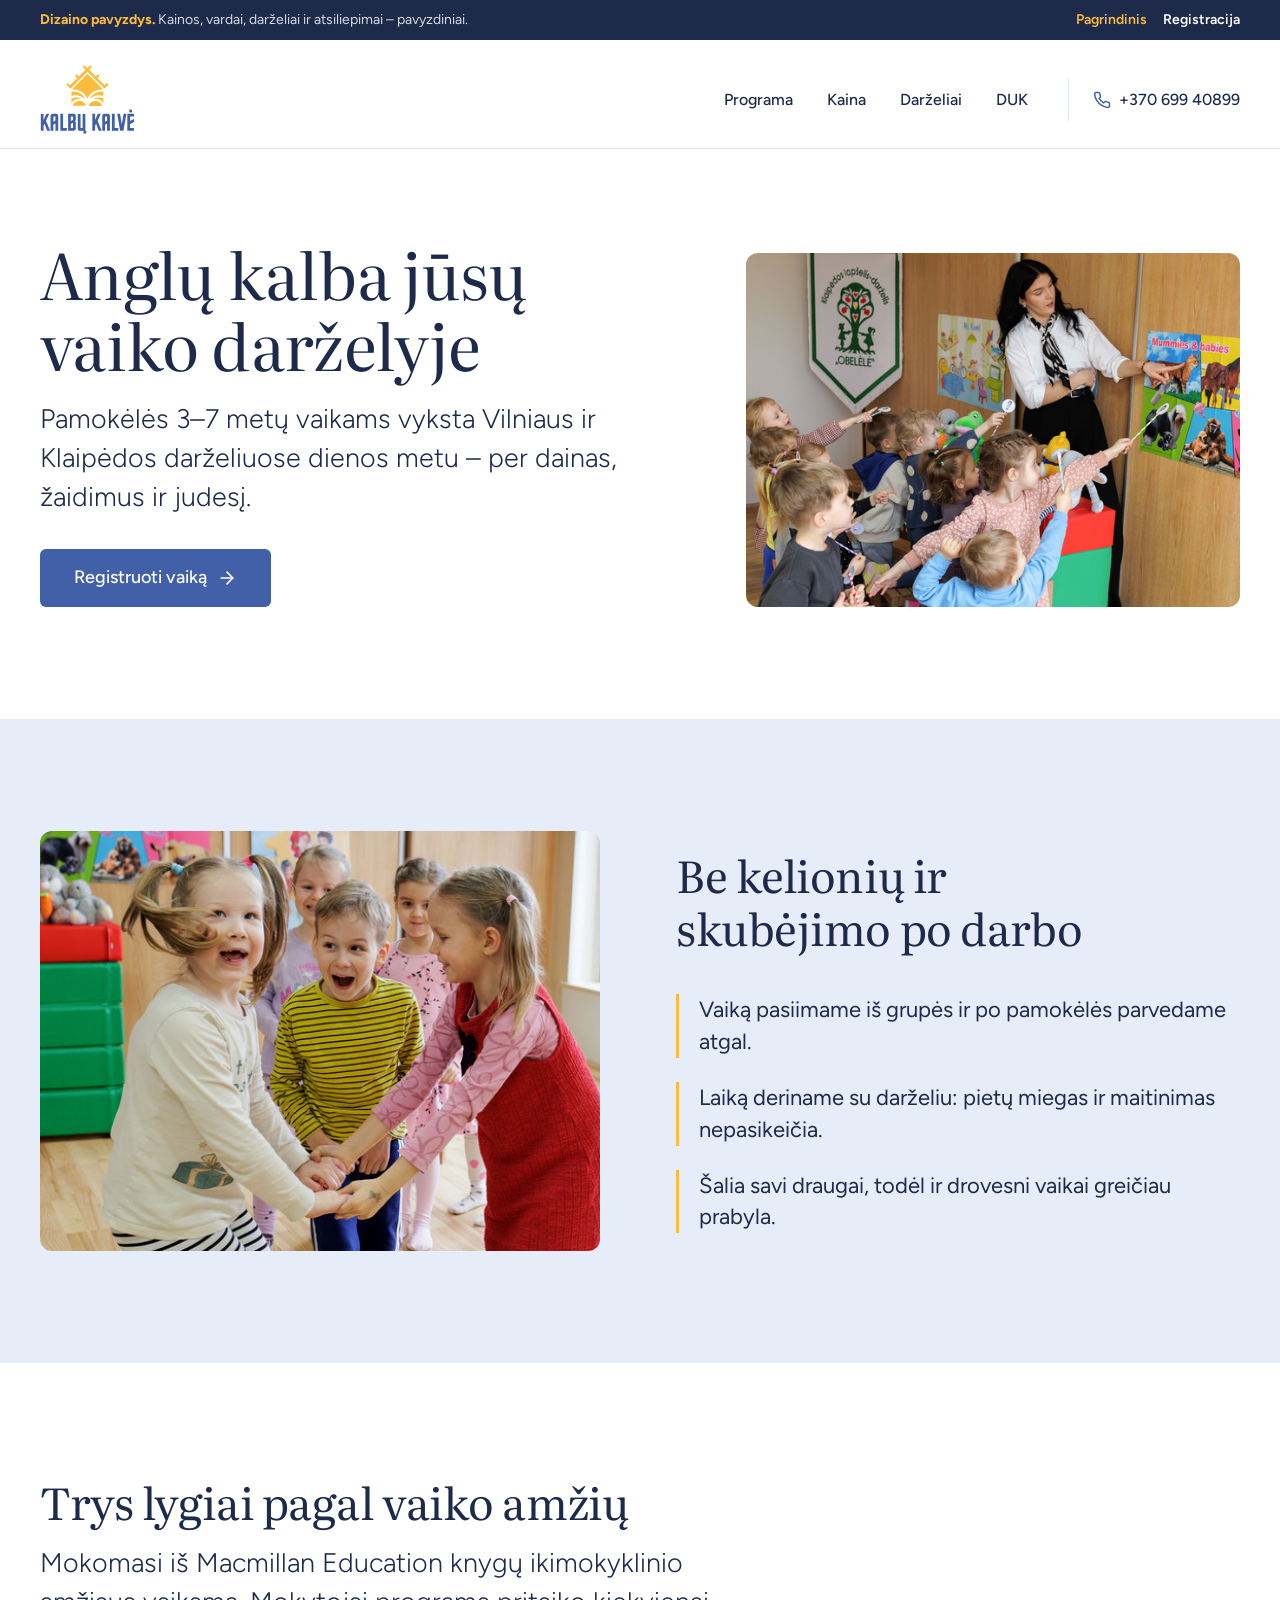
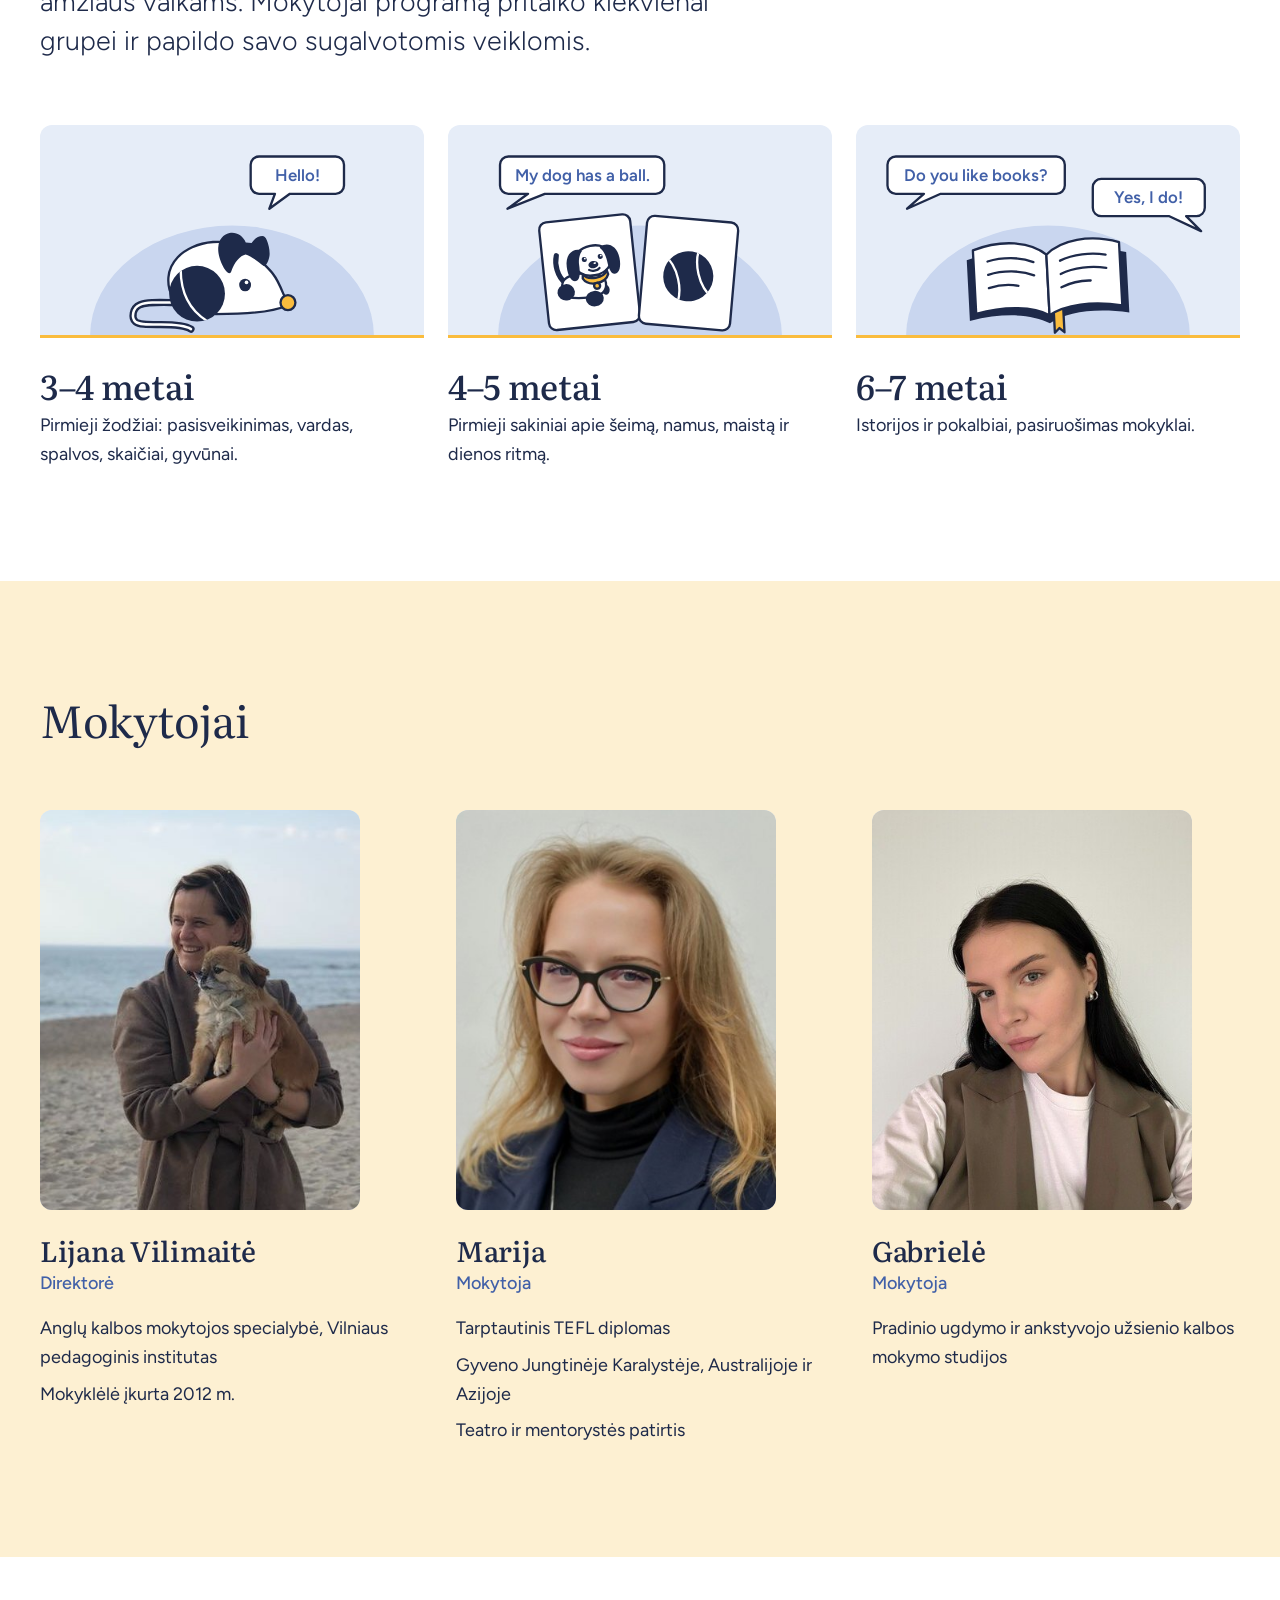
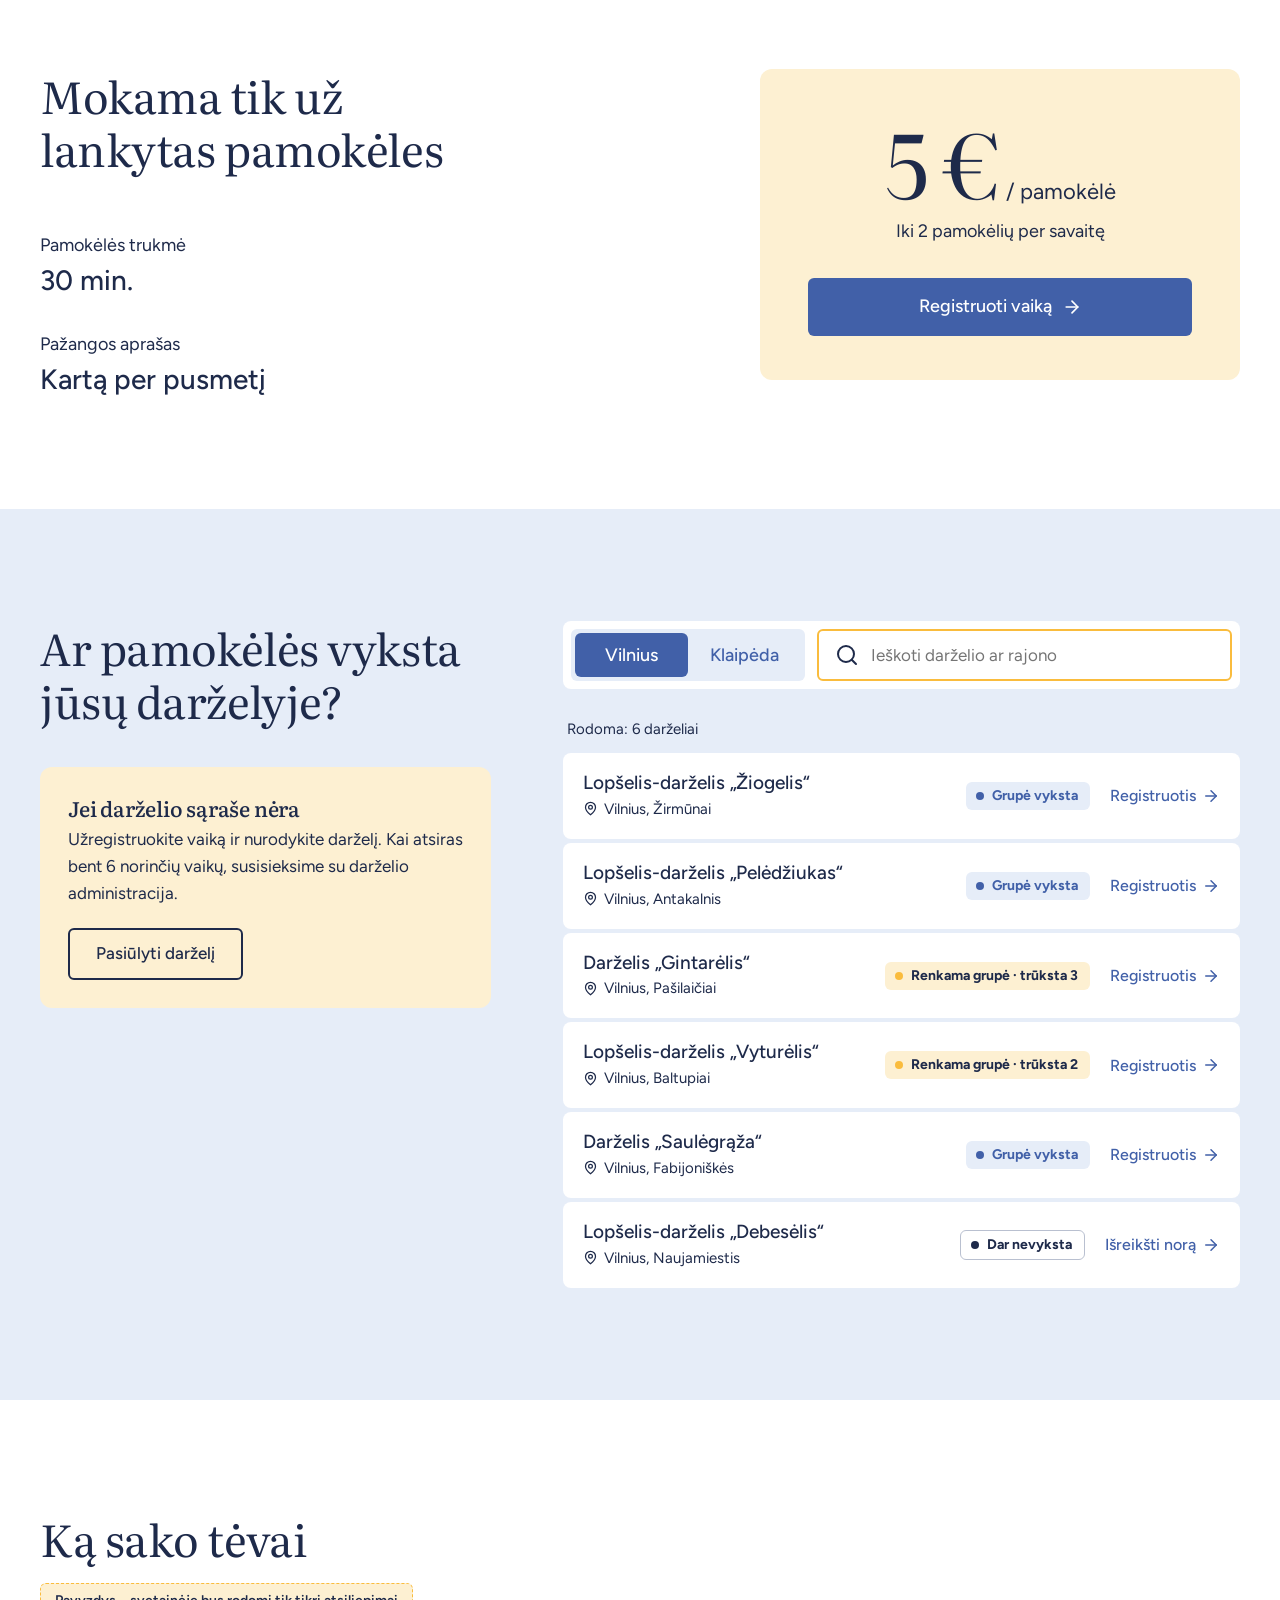
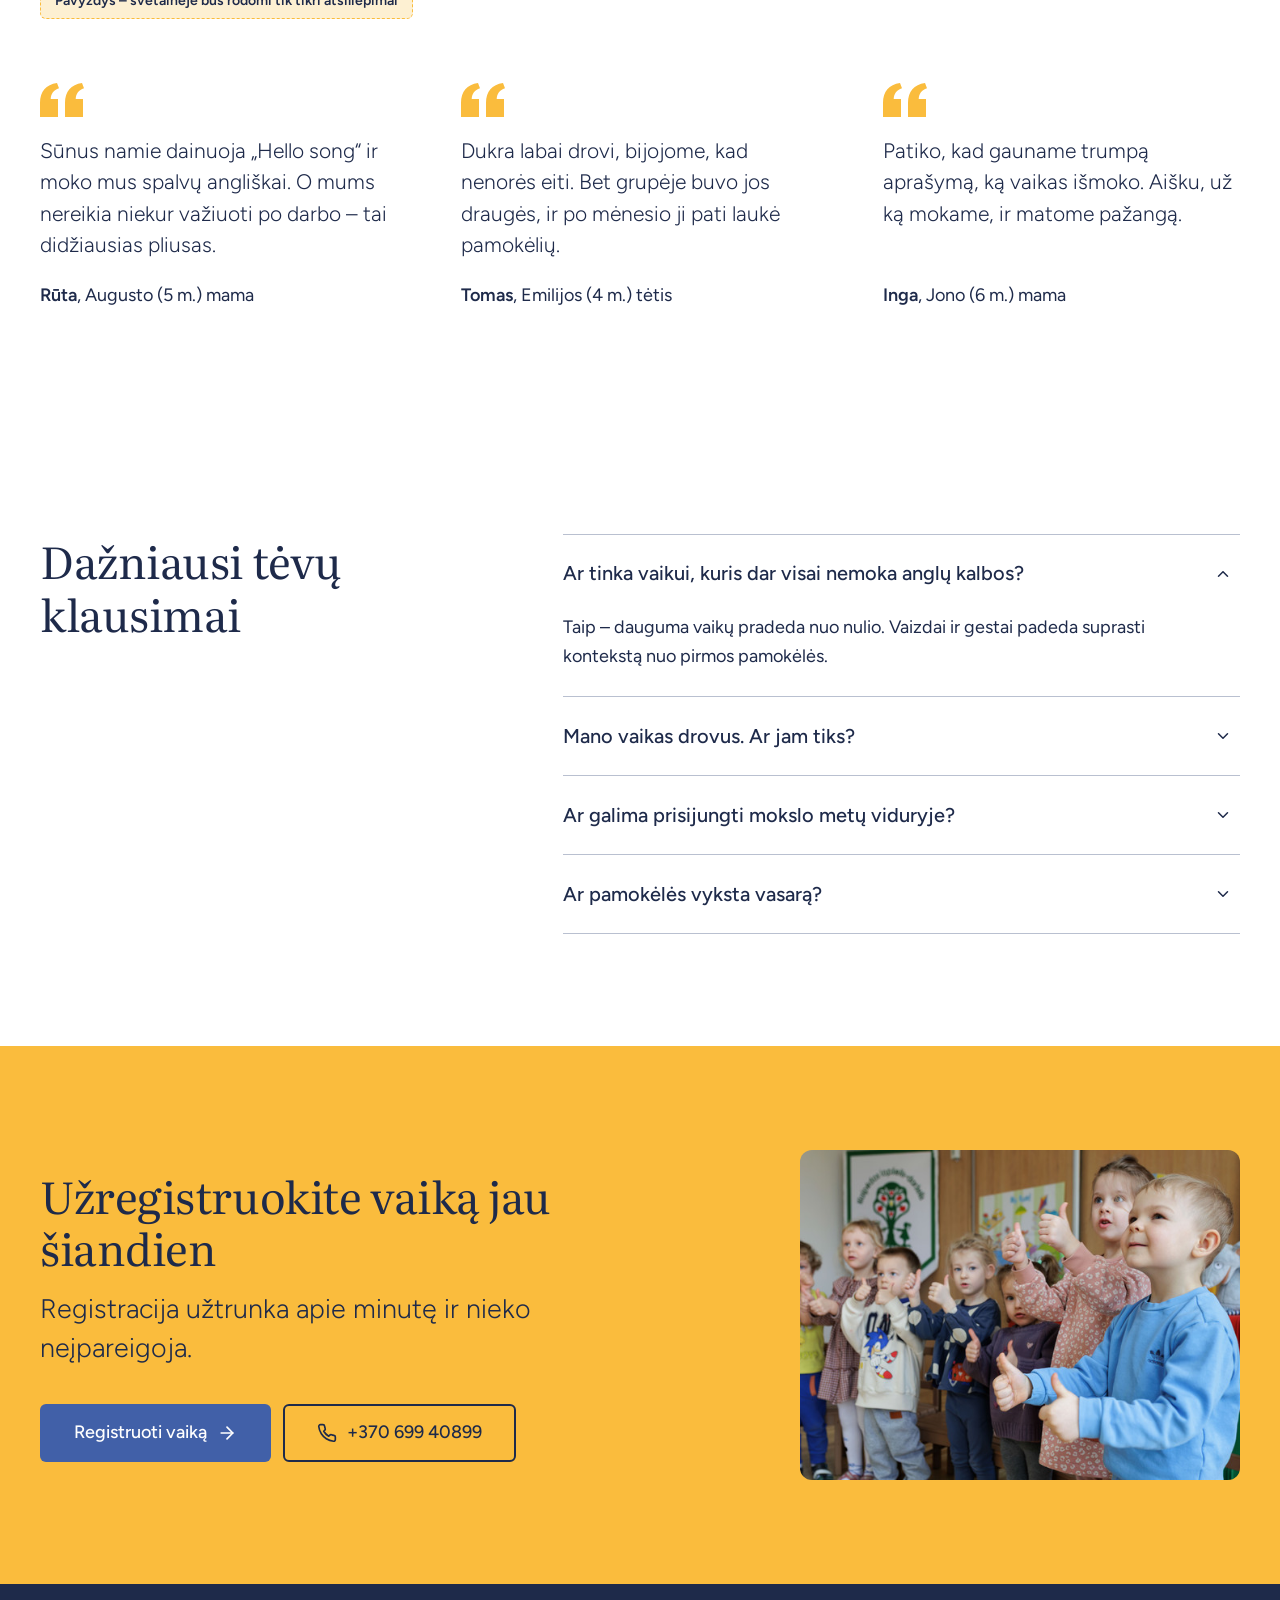
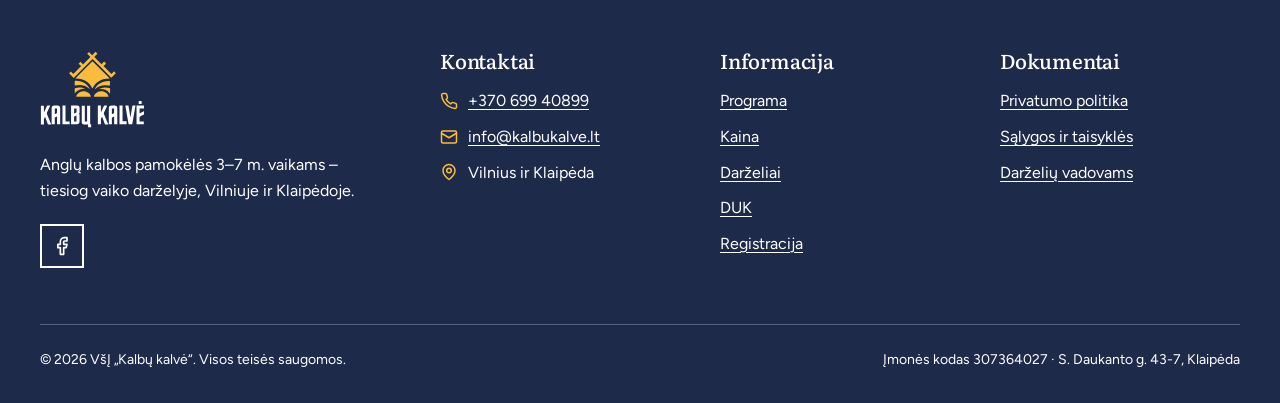
<file: index.html>
<!doctype html>
<html lang="lt">
    <head>
        <meta charset="UTF-8" />
        <meta name="viewport" content="width=device-width, initial-scale=1" />
        <title>Kalbų kalvė – anglų kalbos pamokėlės jūsų vaiko darželyje</title>
        <meta
            name="description"
            content="Žaismingos anglų kalbos pamokėlės 3–7 m. vaikams Vilniaus ir Klaipėdos darželiuose. Iki 2 pamokėlių per savaitę, dienos metu, savo darželyje."
        />
        <meta name="theme-color" content="#FFFFFF" />
        <script>
            document.documentElement.classList.add('js');
        </script>
        <!-- Showcase only: production self-hosts the fonts (GDPR) -->
        <link rel="preconnect" href="https://fonts.googleapis.com" />
        <link rel="preconnect" href="https://fonts.gstatic.com" crossorigin />
        <link
            href="https://fonts.googleapis.com/css2?family=Figtree:wght@300;400;500;600&family=Literata:opsz,wght@7..72,400..600&display=swap"
            rel="stylesheet"
        />
        <link rel="icon" type="image/svg+xml" href="img/favicon.svg" />
        <link rel="stylesheet" href="css/styles.css" />
    </head>
    <body>
        <!--ICONS:start--><svg xmlns="http://www.w3.org/2000/svg" style="display:none" aria-hidden="true"><symbol id="i-phone" viewBox="0 0 24 24"><path d="M22 16.92v3a2 2 0 0 1-2.18 2 19.79 19.79 0 0 1-8.63-3.07 19.5 19.5 0 0 1-6-6 19.79 19.79 0 0 1-3.07-8.67A2 2 0 0 1 4.11 2h3a2 2 0 0 1 2 1.72c.13.96.36 1.9.7 2.81a2 2 0 0 1-.45 2.11L8.09 9.91a16 16 0 0 0 6 6l1.27-1.27a2 2 0 0 1 2.11-.45c.91.34 1.85.57 2.81.7A2 2 0 0 1 22 16.92z"/></symbol><symbol id="i-mail" viewBox="0 0 24 24"><rect x="2" y="4" width="20" height="16" rx="2"/><path d="m22 7-10 6L2 7"/></symbol><symbol id="i-map-pin" viewBox="0 0 24 24"><path d="M20 10c0 6-8 12-8 12s-8-6-8-12a8 8 0 0 1 16 0Z"/><circle cx="12" cy="10" r="3"/></symbol><symbol id="i-arrow-right" viewBox="0 0 24 24"><path d="M5 12h14"/><path d="m12 5 7 7-7 7"/></symbol><symbol id="i-arrow-left" viewBox="0 0 24 24"><path d="M19 12H5"/><path d="m12 19-7-7 7-7"/></symbol><symbol id="i-check" viewBox="0 0 24 24"><path d="M20 6 9 17l-5-5"/></symbol><symbol id="i-search" viewBox="0 0 24 24"><circle cx="11" cy="11" r="8"/><path d="m21 21-4.3-4.3"/></symbol><symbol id="i-plus" viewBox="0 0 24 24"><path d="M12 5v14M5 12h14"/></symbol><symbol id="i-chevron-down" viewBox="0 0 24 24"><path d="m6 9 6 6 6-6"/></symbol><symbol id="i-menu" viewBox="0 0 24 24"><path d="M4 7h16M4 12h16M4 17h16"/></symbol><symbol id="i-x" viewBox="0 0 24 24"><path d="M18 6 6 18M6 6l12 12"/></symbol><symbol id="i-clock" viewBox="0 0 24 24"><circle cx="12" cy="12" r="10"/><path d="M12 6v6l4 2"/></symbol><symbol id="i-calendar" viewBox="0 0 24 24"><rect x="3" y="4" width="18" height="18" rx="2"/><path d="M16 2v4M8 2v4M3 10h18"/></symbol><symbol id="i-users" viewBox="0 0 24 24"><path d="M16 21v-2a4 4 0 0 0-4-4H6a4 4 0 0 0-4 4v2"/><circle cx="9" cy="7" r="4"/><path d="M22 21v-2a4 4 0 0 0-3-3.87M16 3.13a4 4 0 0 1 0 7.75"/></symbol><symbol id="i-home" viewBox="0 0 24 24"><path d="m3 10 9-7 9 7v10a2 2 0 0 1-2 2H5a2 2 0 0 1-2-2z"/><path d="M9 22V12h6v10"/></symbol><symbol id="i-car" viewBox="0 0 24 24"><path d="M19 17h2c.6 0 1-.4 1-1v-3c0-.9-.7-1.7-1.5-1.9C18.7 10.6 16 10 16 10s-1.3-1.4-2.2-2.3c-.5-.4-1.1-.7-1.8-.7H5c-.6 0-1.1.4-1.4.9l-1.4 2.9A3.7 3.7 0 0 0 2 12v4c0 .6.4 1 1 1h2"/><circle cx="7" cy="17" r="2"/><path d="M9 17h6"/><circle cx="17" cy="17" r="2"/></symbol><symbol id="i-music" viewBox="0 0 24 24"><path d="M9 18V5l12-2v13"/><circle cx="6" cy="18" r="3"/><circle cx="18" cy="16" r="3"/></symbol><symbol id="i-smile" viewBox="0 0 24 24"><circle cx="12" cy="12" r="10"/><path d="M8 14s1.5 2 4 2 4-2 4-2M9 9h.01M15 9h.01"/></symbol><symbol id="i-zap" viewBox="0 0 24 24"><path d="M13 2 3 14h9l-1 8 10-12h-9l1-8z"/></symbol><symbol id="i-book" viewBox="0 0 24 24"><path d="M2 4h6a4 4 0 0 1 4 4v13a3 3 0 0 0-3-3H2z"/><path d="M22 4h-6a4 4 0 0 0-4 4v13a3 3 0 0 1 3-3h7z"/></symbol><symbol id="i-heart" viewBox="0 0 24 24"><path d="M19 14c1.49-1.46 3-3.21 3-5.5A5.5 5.5 0 0 0 16.5 3c-1.76 0-3 .5-4.5 2-1.5-1.5-2.74-2-4.5-2A5.5 5.5 0 0 0 2 8.5c0 2.3 1.5 4.05 3 5.5l7 7Z"/></symbol><symbol id="i-star" viewBox="0 0 24 24"><path d="M12 2l3.09 6.26L22 9.27l-5 4.87 1.18 6.88L12 17.77l-6.18 3.25L7 14.14 2 9.27l6.91-1.01L12 2z"/></symbol><symbol id="i-shield" viewBox="0 0 24 24"><path d="M12 22s8-4 8-10V5l-8-3-8 3v7c0 6 8 10 8 10z"/><path d="m9 12 2 2 4-4"/></symbol><symbol id="i-gift" viewBox="0 0 24 24"><rect x="3" y="8" width="18" height="4" rx="1"/><path d="M12 8v13M19 12v7a2 2 0 0 1-2 2H7a2 2 0 0 1-2-2v-7"/><path d="M7.5 8a2.5 2.5 0 0 1 0-5C10 3 12 8 12 8s2-5 4.5-5a2.5 2.5 0 0 1 0 5"/></symbol><symbol id="i-thermometer" viewBox="0 0 24 24"><path d="M14 4v10.54a4 4 0 1 1-4 0V4a2 2 0 0 1 4 0Z"/></symbol><symbol id="i-file" viewBox="0 0 24 24"><path d="M14 2H6a2 2 0 0 0-2 2v16a2 2 0 0 0 2 2h12a2 2 0 0 0 2-2V8z"/><path d="M14 2v6h6M9 13h6M9 17h4"/></symbol><symbol id="i-info" viewBox="0 0 24 24"><circle cx="12" cy="12" r="10"/><path d="M12 16v-4M12 8h.01"/></symbol><symbol id="i-alert" viewBox="0 0 24 24"><circle cx="12" cy="12" r="10"/><path d="M12 8v4M12 16h.01"/></symbol><symbol id="i-lock" viewBox="0 0 24 24"><rect x="3" y="11" width="18" height="11" rx="2"/><path d="M7 11V7a5 5 0 0 1 10 0v4"/></symbol><symbol id="i-trash" viewBox="0 0 24 24"><path d="M3 6h18M19 6v14a2 2 0 0 1-2 2H7a2 2 0 0 1-2-2V6M8 6V4a2 2 0 0 1 2-2h4a2 2 0 0 1 2 2v2"/></symbol><symbol id="i-facebook" viewBox="0 0 24 24"><path d="M18 2h-3a5 5 0 0 0-5 5v3H7v4h3v8h4v-8h3l1-4h-4V7a1 1 0 0 1 1-1h3z"/></symbol><symbol id="i-instagram" viewBox="0 0 24 24"><rect x="2" y="2" width="20" height="20" rx="5"/><circle cx="12" cy="12" r="4"/><path d="M17.5 6.5h.01"/></symbol><symbol id="deco-roof" viewBox="0 0 600 370"><g fill="none" stroke="currentColor" stroke-width="16" stroke-linecap="square"><path d="M34 349 L20 335 L330 25 L344 39"/><path d="M566 349 L580 335 L270 25 L256 39"/><path d="M160 195 L146 181 M440 195 L454 181"/></g></symbol><symbol id="deco-house" viewBox="0 0 64 60"><path fill="#FABC3D" d="M32 2 62 30v24a6 6 0 0 1-6 6H8a6 6 0 0 1-6-6V30Z"/></symbol><symbol id="deco-dome" viewBox="0 0 200 100"><path fill="#FABC3D" d="M0 100a100 100 0 0 1 200 0Z"/></symbol><symbol id="deco-arcs" viewBox="0 0 200 200"><g fill="none" stroke="#FABC3D" stroke-width="14"><path d="M14 200a86 86 0 0 1 172 0"/><path d="M46 200a54 54 0 0 1 108 0"/></g><path fill="#FABC3D" d="M76 200a24 24 0 0 1 48 0Z"/></symbol><symbol id="deco-quote" viewBox="0 0 44 34"><path fill="currentColor" d="M0 34V20C0 8.5 6 1.6 17 0l2 5.2c-5.4 1.7-8 5.3-8.3 10.8H18V34Zm25 0V20c0-11.5 6-18.4 17-20l2 5.2c-5.4 1.7-8 5.3-8.3 10.8H43V34Z"/></symbol></svg><!--ICONS:end-->

        <!-- Review bar: only in the approval showcase -->
        <div class="review-bar">
            <div class="container review-bar__inner">
                <p><strong>Dizaino pavyzdys.</strong> Kainos, vardai, darželiai ir atsiliepimai – pavyzdiniai.</p>
                <nav aria-label="Peržiūros puslapiai">
                    <a href="index.html" aria-current="page">Pagrindinis</a>
                    <a href="registracija.html">Registracija</a>
                </nav>
            </div>
        </div>

        <!-- ============================== HEADER ============================== -->
        <header class="site-header">
            <div class="container">
                <div class="site-header__inner">
                    <a class="brand" href="index.html" aria-label="Kalbų kalvė – pradžia"><!--LOGO:start--><svg class="logo" viewBox="393 466 176 140" aria-hidden="true" focusable="false"><path class="lg-b" fill-rule="evenodd" d="M473.1,603v-4.7c-1.3,0-2.7,0-4,0-1,0-2,0-3,0-1.7-.1-3-1.2-3.3-2.9,0-.5-.2-.9-.2-1.4,0-8.7,0-17.4,0-26.1,0-.2,0-.4,0-.7h5.1v26.1h3.8v-26.2h5.1v30.9c.6,0,1,0,1.6.1v5h-5.3Z"/><path class="lg-b" fill-rule="evenodd" d="M566.2,598.2h-12.3v-31.2c4.1,0,8.3,0,12.4,0,0,1.6,0,3.1,0,4.9h-7.3v8.1c2.1-1,4-2,6-3,.4-.2.9-.3,1.3-.4v5.3c-2.2,1.1-4.4,2.2-6.6,3.4-.3.2-.8.5-.8.8,0,2.4,0,4.7,0,7.2h7.1c0,1.7.1,3.3.2,5Z"/><path class="lg-y" d="M509,521.7c-12.7.1-22.8,4.8-28.7,17-2.5-5.7-6.4-10-11.7-13-5.3-2.9-11-4.2-16.7-4,9.5-9.5,19.1-19.1,28.6-28.6,9.4,9.4,19,19,28.5,28.5Z"/><path class="lg-y" d="M483.5,485.9c4.1,4.1,8.1,8.1,12.2,12.2,1.3-1.3,2.8-2.9,4.3-4.4,1.1,1.2,2,2.3,3,3.4-1.4,1.3-2.9,2.7-4.2,4,4.5,4.5,8.9,8.9,13.3,13.3,1.3-1.4,2.7-2.9,4.2-4.5,1.1,1.2,2.1,2.3,3,3.2-2.4,2.4-4.9,4.9-7.5,7.4-10.3-10.3-20.8-20.7-31.2-31.1-10.6,10.6-21,21-31.5,31.4-2.7-2.7-5.2-5.2-7.7-7.8.9-.8,1.9-1.8,3.1-2.9,1.3,1.3,2.7,2.9,4,4.2,4.4-4.4,8.8-8.8,13.2-13.2-1.4-1.3-2.9-2.7-4.4-4,1.2-1.1,2.2-2.1,3.3-3.2,1.3,1.4,2.7,2.9,4,4.4,4.3-4.3,8.3-8.3,12.4-12.4-1.8-1.7-3.6-3.5-5.5-5.2,1.2-1.2,2.2-2.1,3.2-3.2,1.7,1.8,3.5,3.6,5.3,5.6,1.9-2.1,3.7-3.9,5.5-5.8,1.2,1.2,2.1,2.2,3.2,3.4-1.7,1.6-3.5,3.4-5.3,5.1Z"/><path class="lg-b" fill-rule="evenodd" d="M444.9,567c3.5,0,6.9,0,10.3,0,2.3,0,3.6,1.4,3.7,3.7.1,2.6.2,5.2,0,7.8,0,1.1-.8,2.1-1.3,3.1h1.3c0,.4,0,.8,0,1.1,0,3.6,0,7.3,0,10.9,0,3.3-1.3,4.6-4.6,4.6-3.1,0-6.3,0-9.5,0v-31.3ZM453.8,593.4v-10c-1.3.6-2.4,1.2-3.6,1.8-.2.1-.4.5-.4.7,0,2.5,0,4.9,0,7.4h4.1ZM449.9,571.9v8.2c1.3-.6,2.5-1.2,3.6-1.8.2,0,.4-.3.4-.5,0-2,0-3.9,0-5.9h-4Z"/><path class="lg-b" fill-rule="evenodd" d="M426.5,598.2h-5.1v-13.2c-1.3.7-2.5,1.3-3.6,1.9-.2.1-.2.7-.2,1,0,3,0,6,0,9v1.3h-5.2c0-.4,0-.8,0-1.2,0-8.4,0-16.8,0-25.3,0-3.4,1.4-4.8,4.8-4.8,1.8,0,3.5,0,5.3,0,2.6.1,4.1,1.6,4.1,4.2,0,8.8,0,17.6,0,26.4,0,.2,0,.4,0,.6ZM417.7,572v9.2c3.5-1,3.7-1.3,3.7-4.7v-4.5h-3.7Z"/><path class="lg-b" fill-rule="evenodd" d="M521.6,598.2h-5v-13.2c-1.3.7-2.4,1.2-3.4,1.8-.3.2-.4.7-.4,1.1,0,3,0,6,0,9,0,.4,0,.9,0,1.3h-5.1c0-.4,0-.8,0-1.2,0-8.4,0-16.8,0-25.3,0-3.5,1.3-4.8,4.9-4.8,1.6,0,3.3,0,4.9,0,2.8,0,4.3,1.5,4.3,4.3,0,8.8,0,17.6,0,26.3,0,.2,0,.4,0,.6ZM512.8,572v9.4c1.2-.6,2.2-1,3.2-1.6.2-.1.5-.5.5-.7,0-2.3,0-4.7,0-7.1h-3.7Z"/><path class="lg-b" fill-rule="evenodd" d="M506.6,598.3c-1.6,0-3,0-4.4,0-.8,0-1.1-.3-1.4-1-1.3-3.7-2.7-7.4-4.1-11.1-.1-.3-.2-.6-.4-1.1-.8,2.1-1.9,3.8-1.8,6,.1,2.3,0,4.7,0,7.1h-5.1v-31.2h5.1v11.2c.3-.5.5-.8.6-1,1.4-3.1,2.8-6.2,4.1-9.3.3-.7.7-1,1.5-1,1.4,0,2.8,0,4.3,0-.2.5-.3.8-.4,1.1-1.7,3.7-3.3,7.3-5,11-.3.7-.4,1.3,0,2.1,2.2,5.3,4.4,10.6,6.5,15.9.1.4.3.7.5,1.3Z"/><path class="lg-b" fill-rule="evenodd" d="M411.5,598.3c-1.7,0-3.2,0-4.7,0-.3,0-.8-.5-.9-.8-1.4-3.7-2.8-7.5-4.2-11.2-.1-.3-.2-.6-.4-.9-1.1,2.2-2.1,4.4-1.8,6.9.2,2,0,4,0,6h-5v-31.2h5v10.9c0,0,.2,0,.3,0,.6-1.4,1.3-2.8,1.9-4.2.9-2,1.8-3.9,2.6-5.9.3-.7.6-1,1.4-1,1.4,0,2.8,0,4.3,0-.1.4-.2.6-.3.9-1.7,3.7-3.4,7.5-5.1,11.2-.3.8-.3,1.4,0,2.1,2.2,5.3,4.3,10.5,6.5,15.8.1.4.3.7.5,1.3Z"/><path class="lg-b" fill-rule="evenodd" d="M546.7,598.2h-6c-1.8-10.4-3.7-20.7-5.5-31.2h5.2c1.1,6.4,2.2,12.9,3.2,19.3h.2c.3-1.8.6-3.6.9-5.4.7-4.4,1.4-8.7,2.2-13.1,0-.3.5-.8.8-.8,1.4,0,2.9,0,4.5,0-1.8,10.5-3.7,20.9-5.5,31.3Z"/><path class="lg-b" fill-rule="evenodd" d="M530.6,593.2h6.8v5h-11.9v-31.2h5.1v26.2Z"/><path class="lg-b" fill-rule="evenodd" d="M435.5,593.3h6.9v4.9h-11.9v-31.2h5v26.3Z"/><path class="lg-y" d="M507.3,552.4h-24.4c0-4.4,5.4-8.7,11.4-9.2,6.1-.5,12,3.7,13,9.2Z"/><path class="lg-y" d="M453.4,552.3c.7-5,5.9-9,11.9-9.1,6.1-.1,11.5,3.8,12.5,9.1h-24.4Z"/><path class="lg-y" d="M475.9,539.5c-3.7-3.4-7.9-5.6-12.9-6.4-4-.7-8-.4-12.1.6v-7.8c3.6-.3,7,0,10.4,1.1,6.2,1.9,11,5.5,14.2,11.2.2.4.3.8.5,1.2h0Z"/><path class="lg-y" d="M484.6,539.5c1.3-3.5,3.7-6.1,6.5-8.3,5.4-4.1,11.6-5.7,18.5-5.3v7.6c-2.7-.2-5.5-.7-8.2-.6-6.2,0-11.6,2-16.2,6.3-.2.2-.5.3-.7.4,0,0,0,0,0,0Z"/><path class="lg-y" d="M468.8,539.3c-3.5-.4-6.9-.2-10.1,1.2-3.2,1.3-5.8,3.4-7.8,6.4,0-2.8,0-5.5,0-8.3,0-.2.3-.6.5-.7,6-1.7,11.8-1.5,17.4,1.5Z"/><path class="lg-y" d="M509.7,547.1c-4.3-6.4-10.3-8.4-17.4-7.8,0-.2,0-.3,0-.5,1.8-.6,3.6-1.3,5.5-1.6,3.7-.7,7.3-.5,10.9.5.8.2,1.1.5,1.1,1.4,0,2.6,0,5.1,0,8Z"/><path class="lg-b" fill-rule="evenodd" d="M557.5,564.3v-5h4.9v5h-4.9Z"/><path class="lg-y" d="M491.9,539.4s0,0,0,0c0,0,0,0,0,0,0,0,0,0,0,0Z"/><path class="lg-y" d="M484.6,539.5c0,.1,0,.2,0,.3,0,0,0,0,0,0,0,0,.1-.2.2-.2,0,0,0,0,0,0Z"/><path class="lg-y" d="M476,539.5c0,0,0,.1.1.2,0,0,0,0,0,0,0,0,0-.1-.1-.2,0,0,0,0,0,0Z"/></svg><!--LOGO:end--></a>
                    <nav class="main-nav" aria-label="Pagrindinė navigacija">
                        <ul>
                            <li><a href="#programa">Programa</a></li>
                            <li><a href="#kaina">Kaina</a></li>
                            <li><a href="#darzeliai">Darželiai</a></li>
                            <li><a href="#duk">DUK</a></li>
                        </ul>
                    </nav>

                    <div class="header-contact">
                        <a class="header-phone" href="tel:+37069940899">
                            <svg class="icon" aria-hidden="true"><use href="#i-phone" /></svg>+370 699 40899
                        </a>
                    </div>

                    <div class="header-actions">
                        <button class="nav-toggle" type="button" aria-expanded="false" aria-controls="mobile-menu" aria-label="Atidaryti meniu">
                            <svg class="icon icon-open" aria-hidden="true"><use href="#i-menu" /></svg>
                            <svg class="icon icon-close" aria-hidden="true"><use href="#i-x" /></svg>
                        </button>
                    </div>
                </div>
            </div>

            <div class="mobile-menu" id="mobile-menu">
                <ul>
                    <li><a href="#programa">Programa</a></li>
                    <li><a href="#kaina">Kaina</a></li>
                    <li><a href="#darzeliai">Darželiai</a></li>
                    <li><a href="#duk">DUK</a></li>
                </ul>
                <a class="btn btn--primary btn--lg" href="registracija.html">Registruoti vaiką</a>
                <a class="btn btn--ghost btn--lg" href="tel:+37069940899">
                    <svg class="icon" aria-hidden="true"><use href="#i-phone" /></svg>+370 699 40899
                </a>
            </div>
        </header>

        <main>
            <!-- ============================== HERO ============================== -->
            <section class="hero">
                <div class="container hero__grid">
                    <div class="hero__text">
                        <h1 class="h1">Anglų kalba jūsų vaiko darželyje</h1>
                        <p class="lead">Pamokėlės 3–7 metų vaikams vyksta Vilniaus ir Klaipėdos darželiuose dienos&nbsp;metu – per dainas, žaidimus ir judesį.</p>
                        <a class="btn btn--primary btn--lg" href="registracija.html">
                            Registruoti vaiką
                            <svg class="icon icon--arrow" aria-hidden="true"><use href="#i-arrow-right" /></svg>
                        </a>
                    </div>
                    <img class="hero__photo" src="img/pamokele-mokytoja.jpg" alt="Mokytoja su vaikais mokosi naujų žodžių" />
                </div>
            </section>

            <!-- ============================== WHY IN KINDERGARTEN ============================== -->
            <section class="section band band--blue" id="kodel">
                <div class="container">
                    <div class="why">
                    <div class="why__grid">
                        <div class="why__photo reveal">
                            <img src="img/pamokele-sokis.jpg" alt="Vaikai susikibę rankomis šoka ratelį darželio grupėje" loading="lazy" />
                        </div>

                        <div class="why__text">
                            <h2 class="h2">Be kelionių ir skubėjimo po darbo</h2>

                            <ul class="facts">
                                <li class="reveal">Vaiką pasiimame iš grupės ir po pamokėlės parvedame atgal.</li>
                                <li class="reveal">Laiką deriname su darželiu: pietų miegas ir maitinimas nepasikeičia.</li>
                                <li class="reveal">Šalia savi draugai, todėl ir drovesni vaikai greičiau prabyla.</li>
                            </ul>
                        </div>
                    </div>
                    </div>
                </div>
            </section>

            <!-- ============================== PROGRAM ============================== -->
            <section class="section" id="programa">
                <div class="container">
                    <div class="section-head reveal">
                        <h2 class="h2">Trys lygiai pagal vaiko amžių</h2>
                        <p class="lead">Mokomasi iš Macmillan Education knygų ikimokyklinio amžiaus vaikams. Mokytojai programą pritaiko kiekvienai grupei ir papildo savo sugalvotomis veiklomis.</p>
                    </div>

                    <div class="levels">
                        <article class="level reveal">
                            <div class="level__scene"><svg class="level__art" viewBox="0 0 360 200" aria-hidden="true"><ellipse class="il-f-b" cx="180" cy="200" rx="152" ry="118"/><g transform="translate(66 77) scale(0.151)"><defs><clipPath id="il-mouse-wheel-66-77"><circle cx="507" cy="517" r="198"/></clipPath></defs><path class="il-f-w il-ink" style="stroke-width:16.56" d="M335 540 C310 500 300 450 304 400 C308 350 330 300 370 258 C420 205 510 158 620 150 C700 146 800 150 880 200 L975 300 C1005 330 1030 355 1045 375 C1080 420 1100 470 1118 515 C1130 545 1140 560 1150 578 L1140 602 C1060 640 880 662 640 662 L520 600 Z"/><path class="il-ink" style="stroke-width:51.1" d="M330 580 C220 578 150 576 100 596 C48 618 40 690 70 716 C96 738 160 736 250 736 C340 736 420 740 464 768"/><path class="il-ink il-ink--w" style="stroke-width:18" d="M330 580 C220 578 150 576 100 596 C48 618 40 690 70 716 C96 738 160 736 250 736 C340 736 420 740 464 768"/><path class="il-f-n" transform="translate(-4.9 -134.6) scale(1.34)" d="M554 165 C520 172 498 200 495 235 C485 299 549 414 564 366 C579 320 610 284 639 278 C662 284 700 310 735 340 C752 335 762 310 766 282 C768 255 760 225 752 205 C745 186 737 181 728 181 C705 181 684 196 671 218 C660 216 650 215 640 215 C625 178 589 158 554 165 Z"/><circle class="il-f-n" cx="507" cy="517" r="198"/><path class="il-ink il-ink--w" clip-path="url(#il-mouse-wheel-66-77)" style="stroke-width:16.56" d="M391 330 C388 480 430 620 580 712"/><ellipse class="il-f-n" cx="848" cy="455" rx="42" ry="45"/><circle class="il-f-w" cx="858" cy="437" r="13"/><circle class="il-f-y il-ink" style="stroke-width:16.56" cx="1152" cy="580" r="53"/></g><path class="il-f-w il-ink" d="M209 8H291A9 9 0 0 1 300 17V39A9 9 0 0 1 291 48H242L220 64L226 48H209A9 9 0 0 1 200 39V17A9 9 0 0 1 209 8Z"/><text class="il-say" x="250" y="34" text-anchor="middle">Hello!</text></svg></div>
                            <h3 class="level__age">3–4 metai</h3>
                            <p class="level__text">Pirmieji žodžiai: pasisveikinimas, vardas, spalvos, skaičiai, gyvūnai.</p>
                        </article>
                        <article class="level reveal">
                            <div class="level__scene"><svg class="level__art" viewBox="0 0 360 200" aria-hidden="true"><ellipse class="il-f-b" cx="180" cy="200" rx="152" ry="118"/><g transform="translate(126 132) rotate(-6)"><rect class="il-f-w il-ink" x="-49" y="-58" width="98" height="116" rx="8"/><g transform="translate(-43 -31) scale(0.134)"><path class="il-ink" style="stroke-width:41.1" d="M70 72 C48 140 60 236 118 296"/><ellipse class="il-f-n" cx="436" cy="384" rx="30" ry="40"/><path class="il-f-w il-ink" style="stroke-width:18.7" d="M95 300 C110 245 200 228 290 238 C380 246 440 270 442 330 C444 395 400 430 300 432 C200 434 110 420 92 370 C86 350 88 320 95 300 Z"/><g transform="rotate(-4 355 140)"><path class="il-f-w il-ink" style="stroke-width:18.7" d="M355 22 C430 18 498 58 504 128 C510 200 448 258 352 260 C262 262 206 208 206 136 C206 64 278 26 355 22 Z"/><path class="il-f-y il-ink" style="stroke-width:18.7" d="M258 236 C290 296 420 296 452 236 L458 270 C424 344 286 344 252 270 Z"/><circle class="il-f-y il-ink" style="stroke-width:18.7" cx="355" cy="346" r="24"/><path class="il-f-n" d="M252 36 C198 26 146 70 142 156 C138 228 160 282 196 280 C232 278 240 214 242 160 C244 110 262 72 284 52 C276 42 264 38 252 36 Z"/><path class="il-f-n" d="M462 34 C516 26 568 72 570 156 C572 228 548 278 512 276 C478 274 470 212 468 160 C466 110 448 70 428 50 C436 40 450 36 462 34 Z"/><circle class="il-f-n" cx="290" cy="122" r="20"/><circle class="il-f-w" cx="296" cy="115" r="7"/><circle class="il-f-n" cx="420" cy="120" r="20"/><circle class="il-f-w" cx="426" cy="113" r="7"/><ellipse class="il-f-n" cx="355" cy="174" rx="40" ry="29"/><ellipse class="il-f-w" cx="368" cy="164" rx="11" ry="7"/><path class="il-ink" style="stroke-width:18.7" d="M314 210 C332 228 380 228 398 210"/></g><ellipse class="il-f-n" cx="118" cy="372" rx="70" ry="66"/><ellipse class="il-f-n" cx="340" cy="446" rx="72" ry="62"/></g></g><g transform="translate(232 133) rotate(5)"><rect class="il-f-w il-ink" x="-49" y="-58" width="98" height="116" rx="8"/><g transform="translate(-38.5 -34.5) scale(0.2917)"><g transform="rotate(-18 132 130)"><clipPath id="il-ball"><circle cx="132" cy="130" r="92"/></clipPath><circle class="il-f-n" cx="132" cy="130" r="92"/><path class="il-ink il-ink--w" clip-path="url(#il-ball)" style="stroke-width:8.6" d="M62 30 C104 84 104 176 62 230"/><path class="il-ink il-ink--w" clip-path="url(#il-ball)" style="stroke-width:8.6" d="M202 30 C160 84 160 176 202 230"/></g></g></g><path class="il-f-w il-ink" d="M39 8H197A9 9 0 0 1 206 17V39A9 9 0 0 1 197 48H78L38 64L60 48H39A9 9 0 0 1 30 39V17A9 9 0 0 1 39 8Z"/><text class="il-say" x="118" y="34" text-anchor="middle">My dog has a ball.</text></svg></div>
                            <h3 class="level__age">4–5 metai</h3>
                            <p class="level__text">Pirmieji sakiniai apie šeimą, namus, maistą ir dienos ritmą.</p>
                        </article>
                        <article class="level reveal">
                            <div class="level__scene"><svg class="level__art" viewBox="0 0 360 200" aria-hidden="true"><ellipse class="il-f-b" cx="180" cy="200" rx="152" ry="118"/><g transform="translate(85 76) scale(0.396)"><g transform="rotate(-3 240 180)"><path class="il-f-n" d="M24 98 C110 74 200 86 240 114 C280 86 370 74 456 98 L456 262 C362 244 288 252 240 280 C192 252 118 244 24 262 Z"/><path class="il-f-y il-ink" style="stroke-width:6.3" d="M252 240 L278 240 L278 306 L265 294 L252 306 Z"/><path class="il-f-w il-ink" style="stroke-width:6.3" d="M42 72 C120 46 200 56 240 94 L240 258 C198 232 122 226 42 244 Z"/><path class="il-f-w il-ink" style="stroke-width:6.3" d="M438 70 C360 44 280 56 240 94 L240 258 C282 232 358 224 438 242 Z"/><path class="il-ink" style="stroke-width:6.3" d="M80 104 C120 94 168 96 204 112"/><path class="il-ink" style="stroke-width:6.3" d="M80 140 C120 130 168 132 204 148"/><path class="il-ink" style="stroke-width:6.3" d="M80 176 C110 168 136 168 160 174"/><path class="il-ink" style="stroke-width:6.3" d="M276 112 C312 96 360 94 400 102"/><path class="il-ink" style="stroke-width:6.3" d="M276 148 C312 132 360 130 400 138"/><path class="il-ink" style="stroke-width:6.3" d="M276 184 C304 172 332 168 356 170"/></g></g><path class="il-f-w il-ink" d="M17 8H189A9 9 0 0 1 198 17V39A9 9 0 0 1 189 48H65L29 64L47 48H17A9 9 0 0 1 8 39V17A9 9 0 0 1 17 8Z"/><text class="il-say" x="103" y="34" text-anchor="middle">Do you like books?</text><path class="il-f-w il-ink" d="M237 32H339A9 9 0 0 1 348 41V63A9 9 0 0 1 339 72H328L344 88L310 72H237A9 9 0 0 1 228 63V41A9 9 0 0 1 237 32Z"/><text class="il-say" x="288" y="58" text-anchor="middle">Yes, I do!</text></svg></div>
                            <h3 class="level__age">6–7 metai</h3>
                            <p class="level__text">Istorijos ir pokalbiai, pasiruošimas mokyklai.</p>
                        </article>
                    </div>

                </div>
            </section>

            <!-- ============================== TEAM ============================== -->
            <section class="section band band--beige" id="mokytojai">
                <div class="container">
                    <div class="section-head reveal">
                        <h2 class="h2">Mokytojai</h2>
                    </div>

                    <ul class="team">
                        <li class="person reveal">
                            <img class="person__photo" src="img/mokytoja-lijana.jpg" alt="Lijana Vilimaitė" width="400" height="500" loading="lazy">
                            <h3 class="person__name">Lijana Vilimaitė</h3>
                            <p class="person__role">Direktorė</p>
                            <ul class="person__facts">
                                <li>Anglų kalbos mokytojos specialybė, Vilniaus pedagoginis institutas</li>
                                <li>Mokyklėlė įkurta 2012 m.</li>
                            </ul>
                        </li>
                        <li class="person reveal">
                            <img class="person__photo" src="img/mokytoja-marija.jpg" alt="Mokytoja Marija" width="400" height="500" loading="lazy">
                            <h3 class="person__name">Marija</h3>
                            <p class="person__role">Mokytoja</p>
                            <ul class="person__facts">
                                <li>Tarptautinis TEFL diplomas</li>
                                <li>Gyveno Jungtinėje Karalystėje, Australijoje ir Azijoje</li>
                                <li>Teatro ir mentorystės patirtis</li>
                            </ul>
                        </li>
                        <li class="person reveal">
                            <img class="person__photo" src="img/mokytoja-gabriele.jpg" alt="Mokytoja Gabrielė" width="400" height="500" loading="lazy">
                            <h3 class="person__name">Gabrielė</h3>
                            <p class="person__role">Mokytoja</p>
                            <ul class="person__facts">
                                <li>Pradinio ugdymo ir ankstyvojo užsienio kalbos mokymo studijos</li>
                            </ul>
                        </li>
                    </ul>
                </div>
            </section>

            <!-- ============================== PRICE ============================== -->
            <section class="section" id="kaina">
                <div class="container">
                    <div class="price reveal">
                        <div class="section-head">
                            <h2 class="h2">Mokama tik už lankytas pamokėles</h2>
                        </div>

                        <dl class="terms">
                            <div><dt>Pamokėlės trukmė</dt><dd class="ph">30 min.</dd></div>
                            <div><dt>Pažangos aprašas</dt><dd>Kartą per pusmetį</dd></div>
                        </dl>

                        <div class="price-card">
                            <p class="price-card__amount"><strong>5&nbsp;€</strong><span>/ pamokėlė</span></p>
                            <p class="price-card__per">Iki 2 pamokėlių per savaitę</p>
                            <a class="btn btn--primary btn--lg btn--block" href="registracija.html">
                                Registruoti vaiką
                                <svg class="icon icon--arrow" aria-hidden="true"><use href="#i-arrow-right" /></svg>
                            </a>
                        </div>
                    </div>
                </div>
            </section>

            <!-- ============================== KINDERGARTEN FINDER ============================== -->
            <section class="section band band--blue" id="darzeliai">
                <div class="container split">
                    <div class="split__aside">
                        <h2 class="h2 reveal">Ar pamokėlės vyksta jūsų darželyje?</h2>
                        <div class="suggest reveal">
                            <div>
                                <h3>Jei darželio sąraše nėra</h3>
                                <p>
                                    Užregistruokite vaiką ir nurodykite darželį. Kai atsiras <span class="ph">bent 6</span> norinčių vaikų,
                                    susisieksime su darželio administracija.
                                </p>
                            </div>
                            <a class="btn btn--ghost" href="registracija.html?darzelis=kita">Pasiūlyti darželį</a>
                        </div>
                    </div>

                    <div class="finder" id="finder">
                        <div class="finder__controls">
                            <div class="segmented" role="radiogroup" aria-label="Miestas">
                                <input type="radio" name="kg-city" id="kg-vilnius" value="vilnius" checked />
                                <label for="kg-vilnius">Vilnius</label>
                                <input type="radio" name="kg-city" id="kg-klaipeda" value="klaipeda" />
                                <label for="kg-klaipeda">Klaipėda</label>
                            </div>
                            <div class="search">
                                <svg class="icon" aria-hidden="true"><use href="#i-search" /></svg>
                                <label class="sr-only" for="kg-search">Darželio paieška</label>
                                <input type="search" id="kg-search" placeholder="Ieškoti darželio ar rajono" autocomplete="off" />
                            </div>
                        </div>

                        <div class="finder__meta">
                            <span id="kg-count" aria-live="polite"></span>
                        </div>

                        <div class="kg-list ph"></div>
                    </div>
                </div>
            </section>

            <!-- ============================== TESTIMONIALS ============================== -->
            <section class="section" id="atsiliepimai">
                <div class="container">
                    <div class="section-head reveal">
                        <h2 class="h2">Ką sako tėvai</h2>
                        <p class="sample-flag">Pavyzdys – svetainėje bus rodomi tik tikri atsiliepimai</p>
                    </div>

                    <div class="quotes ph reveal">
                        <figure class="quote">
                            <svg class="quote__mark" viewBox="0 0 44 34" aria-hidden="true"><use href="#deco-quote" /></svg>
                            <p>Sūnus namie dainuoja „Hello song“ ir moko mus spalvų angliškai. O mums nereikia niekur važiuoti po darbo – tai didžiausias pliusas.</p>
                            <footer><strong>Rūta</strong>, Augusto (5 m.) mama</footer>
                        </figure>
                        <figure class="quote">
                            <svg class="quote__mark" viewBox="0 0 44 34" aria-hidden="true"><use href="#deco-quote" /></svg>
                            <p>Dukra labai drovi, bijojome, kad nenorės eiti. Bet grupėje buvo jos draugės, ir po mėnesio ji pati laukė pamokėlių.</p>
                            <footer><strong>Tomas</strong>, Emilijos (4 m.) tėtis</footer>
                        </figure>
                        <figure class="quote">
                            <svg class="quote__mark" viewBox="0 0 44 34" aria-hidden="true"><use href="#deco-quote" /></svg>
                            <p>Patiko, kad gauname trumpą aprašymą, ką vaikas išmoko. Aišku, už ką mokame, ir matome pažangą.</p>
                            <footer><strong>Inga</strong>, Jono (6 m.) mama</footer>
                        </figure>
                    </div>
                </div>
            </section>

            <!-- ============================== FAQ ============================== -->
            <section class="section section--tint" id="duk">
                <div class="container split">
                    <div class="split__aside reveal">
                        <h2 class="h2">Dažniausi tėvų klausimai</h2>
                    </div>

                    <div class="accordion">
                        <details open>
                            <summary>Ar tinka vaikui, kuris dar visai nemoka anglų kalbos?<span class="accordion__icon"><svg class="icon" aria-hidden="true"><use href="#i-chevron-down" /></svg></span></summary>
                            <div>Taip – dauguma vaikų pradeda nuo nulio. Vaizdai ir gestai padeda suprasti kontekstą nuo pirmos pamokėlės.</div>
                        </details>
                        <details>
                            <summary>Mano vaikas drovus. Ar jam tiks?<span class="accordion__icon"><svg class="icon" aria-hidden="true"><use href="#i-chevron-down" /></svg></span></summary>
                            <div>
                                Niekas nevertinamas ir neverčiamas kalbėti – vaikai įsitraukia savo tempu.
                            </div>
                        </details>
                        <details>
                            <summary>Ar galima prisijungti mokslo metų viduryje?<span class="accordion__icon"><svg class="icon" aria-hidden="true"><use href="#i-chevron-down" /></svg></span></summary>
                            <div>Taip, jei grupėje yra laisvų vietų. Naujokams padedame įsitraukti – kartojame pagrindines daineles ir žodžius.</div>
                        </details>
                        <details>
                            <summary>Ar pamokėlės vyksta vasarą?<span class="accordion__icon"><svg class="icon" aria-hidden="true"><use href="#i-chevron-down" /></svg></span></summary>
                            <div>Taip, pamokėlės vyksta ir birželį bei liepą.</div>
                        </details>
                    </div>
                </div>
            </section>

            <!-- ============================== FINAL CTA ============================== -->
            <section class="cta band band--yellow">
                <div class="container cta__grid">
                    <div>
                        <h2 class="h2">Užregistruokite vaiką jau šiandien</h2>
                        <p class="lead">Registracija užtrunka apie minutę ir nieko neįpareigoja.</p>
                        <div class="btn-row">
                            <a class="btn btn--primary btn--lg" href="registracija.html">
                                Registruoti vaiką
                                <svg class="icon icon--arrow" aria-hidden="true"><use href="#i-arrow-right" /></svg>
                            </a>
                            <a class="btn btn--ghost btn--lg" href="tel:+37069940899">
                                <svg class="icon" aria-hidden="true"><use href="#i-phone" /></svg>+370 699 40899
                            </a>
                        </div>
                    </div>
                    <img class="cta__photo" src="img/pamokele-nykstukai.jpg" alt="Vaikai dainuoja ir kelia nykščius aukštyn" loading="lazy" />
                </div>
            </section>
        </main>

        <!-- ============================== FOOTER ============================== -->
        <footer class="site-footer">
            <div class="container">
                <div class="footer-grid">
                    <div class="footer-about">
                        <a class="brand" href="index.html" aria-label="Kalbų kalvė – pradžia"><!--LOGO:start--><svg class="logo" viewBox="393 466 176 140" aria-hidden="true" focusable="false"><path class="lg-b" fill-rule="evenodd" d="M473.1,603v-4.7c-1.3,0-2.7,0-4,0-1,0-2,0-3,0-1.7-.1-3-1.2-3.3-2.9,0-.5-.2-.9-.2-1.4,0-8.7,0-17.4,0-26.1,0-.2,0-.4,0-.7h5.1v26.1h3.8v-26.2h5.1v30.9c.6,0,1,0,1.6.1v5h-5.3Z"/><path class="lg-b" fill-rule="evenodd" d="M566.2,598.2h-12.3v-31.2c4.1,0,8.3,0,12.4,0,0,1.6,0,3.1,0,4.9h-7.3v8.1c2.1-1,4-2,6-3,.4-.2.9-.3,1.3-.4v5.3c-2.2,1.1-4.4,2.2-6.6,3.4-.3.2-.8.5-.8.8,0,2.4,0,4.7,0,7.2h7.1c0,1.7.1,3.3.2,5Z"/><path class="lg-y" d="M509,521.7c-12.7.1-22.8,4.8-28.7,17-2.5-5.7-6.4-10-11.7-13-5.3-2.9-11-4.2-16.7-4,9.5-9.5,19.1-19.1,28.6-28.6,9.4,9.4,19,19,28.5,28.5Z"/><path class="lg-y" d="M483.5,485.9c4.1,4.1,8.1,8.1,12.2,12.2,1.3-1.3,2.8-2.9,4.3-4.4,1.1,1.2,2,2.3,3,3.4-1.4,1.3-2.9,2.7-4.2,4,4.5,4.5,8.9,8.9,13.3,13.3,1.3-1.4,2.7-2.9,4.2-4.5,1.1,1.2,2.1,2.3,3,3.2-2.4,2.4-4.9,4.9-7.5,7.4-10.3-10.3-20.8-20.7-31.2-31.1-10.6,10.6-21,21-31.5,31.4-2.7-2.7-5.2-5.2-7.7-7.8.9-.8,1.9-1.8,3.1-2.9,1.3,1.3,2.7,2.9,4,4.2,4.4-4.4,8.8-8.8,13.2-13.2-1.4-1.3-2.9-2.7-4.4-4,1.2-1.1,2.2-2.1,3.3-3.2,1.3,1.4,2.7,2.9,4,4.4,4.3-4.3,8.3-8.3,12.4-12.4-1.8-1.7-3.6-3.5-5.5-5.2,1.2-1.2,2.2-2.1,3.2-3.2,1.7,1.8,3.5,3.6,5.3,5.6,1.9-2.1,3.7-3.9,5.5-5.8,1.2,1.2,2.1,2.2,3.2,3.4-1.7,1.6-3.5,3.4-5.3,5.1Z"/><path class="lg-b" fill-rule="evenodd" d="M444.9,567c3.5,0,6.9,0,10.3,0,2.3,0,3.6,1.4,3.7,3.7.1,2.6.2,5.2,0,7.8,0,1.1-.8,2.1-1.3,3.1h1.3c0,.4,0,.8,0,1.1,0,3.6,0,7.3,0,10.9,0,3.3-1.3,4.6-4.6,4.6-3.1,0-6.3,0-9.5,0v-31.3ZM453.8,593.4v-10c-1.3.6-2.4,1.2-3.6,1.8-.2.1-.4.5-.4.7,0,2.5,0,4.9,0,7.4h4.1ZM449.9,571.9v8.2c1.3-.6,2.5-1.2,3.6-1.8.2,0,.4-.3.4-.5,0-2,0-3.9,0-5.9h-4Z"/><path class="lg-b" fill-rule="evenodd" d="M426.5,598.2h-5.1v-13.2c-1.3.7-2.5,1.3-3.6,1.9-.2.1-.2.7-.2,1,0,3,0,6,0,9v1.3h-5.2c0-.4,0-.8,0-1.2,0-8.4,0-16.8,0-25.3,0-3.4,1.4-4.8,4.8-4.8,1.8,0,3.5,0,5.3,0,2.6.1,4.1,1.6,4.1,4.2,0,8.8,0,17.6,0,26.4,0,.2,0,.4,0,.6ZM417.7,572v9.2c3.5-1,3.7-1.3,3.7-4.7v-4.5h-3.7Z"/><path class="lg-b" fill-rule="evenodd" d="M521.6,598.2h-5v-13.2c-1.3.7-2.4,1.2-3.4,1.8-.3.2-.4.7-.4,1.1,0,3,0,6,0,9,0,.4,0,.9,0,1.3h-5.1c0-.4,0-.8,0-1.2,0-8.4,0-16.8,0-25.3,0-3.5,1.3-4.8,4.9-4.8,1.6,0,3.3,0,4.9,0,2.8,0,4.3,1.5,4.3,4.3,0,8.8,0,17.6,0,26.3,0,.2,0,.4,0,.6ZM512.8,572v9.4c1.2-.6,2.2-1,3.2-1.6.2-.1.5-.5.5-.7,0-2.3,0-4.7,0-7.1h-3.7Z"/><path class="lg-b" fill-rule="evenodd" d="M506.6,598.3c-1.6,0-3,0-4.4,0-.8,0-1.1-.3-1.4-1-1.3-3.7-2.7-7.4-4.1-11.1-.1-.3-.2-.6-.4-1.1-.8,2.1-1.9,3.8-1.8,6,.1,2.3,0,4.7,0,7.1h-5.1v-31.2h5.1v11.2c.3-.5.5-.8.6-1,1.4-3.1,2.8-6.2,4.1-9.3.3-.7.7-1,1.5-1,1.4,0,2.8,0,4.3,0-.2.5-.3.8-.4,1.1-1.7,3.7-3.3,7.3-5,11-.3.7-.4,1.3,0,2.1,2.2,5.3,4.4,10.6,6.5,15.9.1.4.3.7.5,1.3Z"/><path class="lg-b" fill-rule="evenodd" d="M411.5,598.3c-1.7,0-3.2,0-4.7,0-.3,0-.8-.5-.9-.8-1.4-3.7-2.8-7.5-4.2-11.2-.1-.3-.2-.6-.4-.9-1.1,2.2-2.1,4.4-1.8,6.9.2,2,0,4,0,6h-5v-31.2h5v10.9c0,0,.2,0,.3,0,.6-1.4,1.3-2.8,1.9-4.2.9-2,1.8-3.9,2.6-5.9.3-.7.6-1,1.4-1,1.4,0,2.8,0,4.3,0-.1.4-.2.6-.3.9-1.7,3.7-3.4,7.5-5.1,11.2-.3.8-.3,1.4,0,2.1,2.2,5.3,4.3,10.5,6.5,15.8.1.4.3.7.5,1.3Z"/><path class="lg-b" fill-rule="evenodd" d="M546.7,598.2h-6c-1.8-10.4-3.7-20.7-5.5-31.2h5.2c1.1,6.4,2.2,12.9,3.2,19.3h.2c.3-1.8.6-3.6.9-5.4.7-4.4,1.4-8.7,2.2-13.1,0-.3.5-.8.8-.8,1.4,0,2.9,0,4.5,0-1.8,10.5-3.7,20.9-5.5,31.3Z"/><path class="lg-b" fill-rule="evenodd" d="M530.6,593.2h6.8v5h-11.9v-31.2h5.1v26.2Z"/><path class="lg-b" fill-rule="evenodd" d="M435.5,593.3h6.9v4.9h-11.9v-31.2h5v26.3Z"/><path class="lg-y" d="M507.3,552.4h-24.4c0-4.4,5.4-8.7,11.4-9.2,6.1-.5,12,3.7,13,9.2Z"/><path class="lg-y" d="M453.4,552.3c.7-5,5.9-9,11.9-9.1,6.1-.1,11.5,3.8,12.5,9.1h-24.4Z"/><path class="lg-y" d="M475.9,539.5c-3.7-3.4-7.9-5.6-12.9-6.4-4-.7-8-.4-12.1.6v-7.8c3.6-.3,7,0,10.4,1.1,6.2,1.9,11,5.5,14.2,11.2.2.4.3.8.5,1.2h0Z"/><path class="lg-y" d="M484.6,539.5c1.3-3.5,3.7-6.1,6.5-8.3,5.4-4.1,11.6-5.7,18.5-5.3v7.6c-2.7-.2-5.5-.7-8.2-.6-6.2,0-11.6,2-16.2,6.3-.2.2-.5.3-.7.4,0,0,0,0,0,0Z"/><path class="lg-y" d="M468.8,539.3c-3.5-.4-6.9-.2-10.1,1.2-3.2,1.3-5.8,3.4-7.8,6.4,0-2.8,0-5.5,0-8.3,0-.2.3-.6.5-.7,6-1.7,11.8-1.5,17.4,1.5Z"/><path class="lg-y" d="M509.7,547.1c-4.3-6.4-10.3-8.4-17.4-7.8,0-.2,0-.3,0-.5,1.8-.6,3.6-1.3,5.5-1.6,3.7-.7,7.3-.5,10.9.5.8.2,1.1.5,1.1,1.4,0,2.6,0,5.1,0,8Z"/><path class="lg-b" fill-rule="evenodd" d="M557.5,564.3v-5h4.9v5h-4.9Z"/><path class="lg-y" d="M491.9,539.4s0,0,0,0c0,0,0,0,0,0,0,0,0,0,0,0Z"/><path class="lg-y" d="M484.6,539.5c0,.1,0,.2,0,.3,0,0,0,0,0,0,0,0,.1-.2.2-.2,0,0,0,0,0,0Z"/><path class="lg-y" d="M476,539.5c0,0,0,.1.1.2,0,0,0,0,0,0,0,0,0-.1-.1-.2,0,0,0,0,0,0Z"/></svg><!--LOGO:end--></a>
                        <p>Anglų kalbos pamokėlės 3–7 m. vaikams – tiesiog vaiko darželyje, Vilniuje ir Klaipėdoje.</p>
                        <div class="socials">
                            <a href="#" aria-label="Facebook"><svg class="icon" aria-hidden="true"><use href="#i-facebook" /></svg></a>
                        </div>
                    </div>
                    <div class="footer-col footer-contact">
                        <h3>Kontaktai</h3>
                        <ul>
                            <li><a href="tel:+37069940899"><svg class="icon" aria-hidden="true"><use href="#i-phone" /></svg>+370 699 40899</a></li>
                            <li><a href="mailto:info@kalbukalve.lt"><svg class="icon" aria-hidden="true"><use href="#i-mail" /></svg>info@kalbukalve.lt</a></li>
                            <li><svg class="icon" aria-hidden="true"><use href="#i-map-pin" /></svg>Vilnius ir Klaipėda</li>
                        </ul>
                    </div>
                    <div class="footer-col">
                        <h3>Informacija</h3>
                        <ul>
                            <li><a href="#programa">Programa</a></li>
                            <li><a href="#kaina">Kaina</a></li>
                            <li><a href="#darzeliai">Darželiai</a></li>
                            <li><a href="#duk">DUK</a></li>
                            <li><a href="registracija.html">Registracija</a></li>
                        </ul>
                    </div>
                    <div class="footer-col">
                        <h3>Dokumentai</h3>
                        <ul>
                            <li><a href="#">Privatumo politika</a></li>
                            <li><a href="#">Sąlygos ir taisyklės</a></li>
                            <li><a href="mailto:info@kalbukalve.lt">Darželių vadovams</a></li>
                        </ul>
                    </div>
                </div>
                <div class="footer-bottom">
                    <span>© <span data-year>2026</span> VšĮ „Kalbų kalvė“. Visos teisės saugomos.</span>
                    <span>Įmonės kodas 307364027 · S. Daukanto g. 43-7, Klaipėda</span>
                </div>
            </div>
        </footer>

        <script src="js/data.js"></script>
        <script src="js/main.js"></script>
    </body>
</html>
</file>
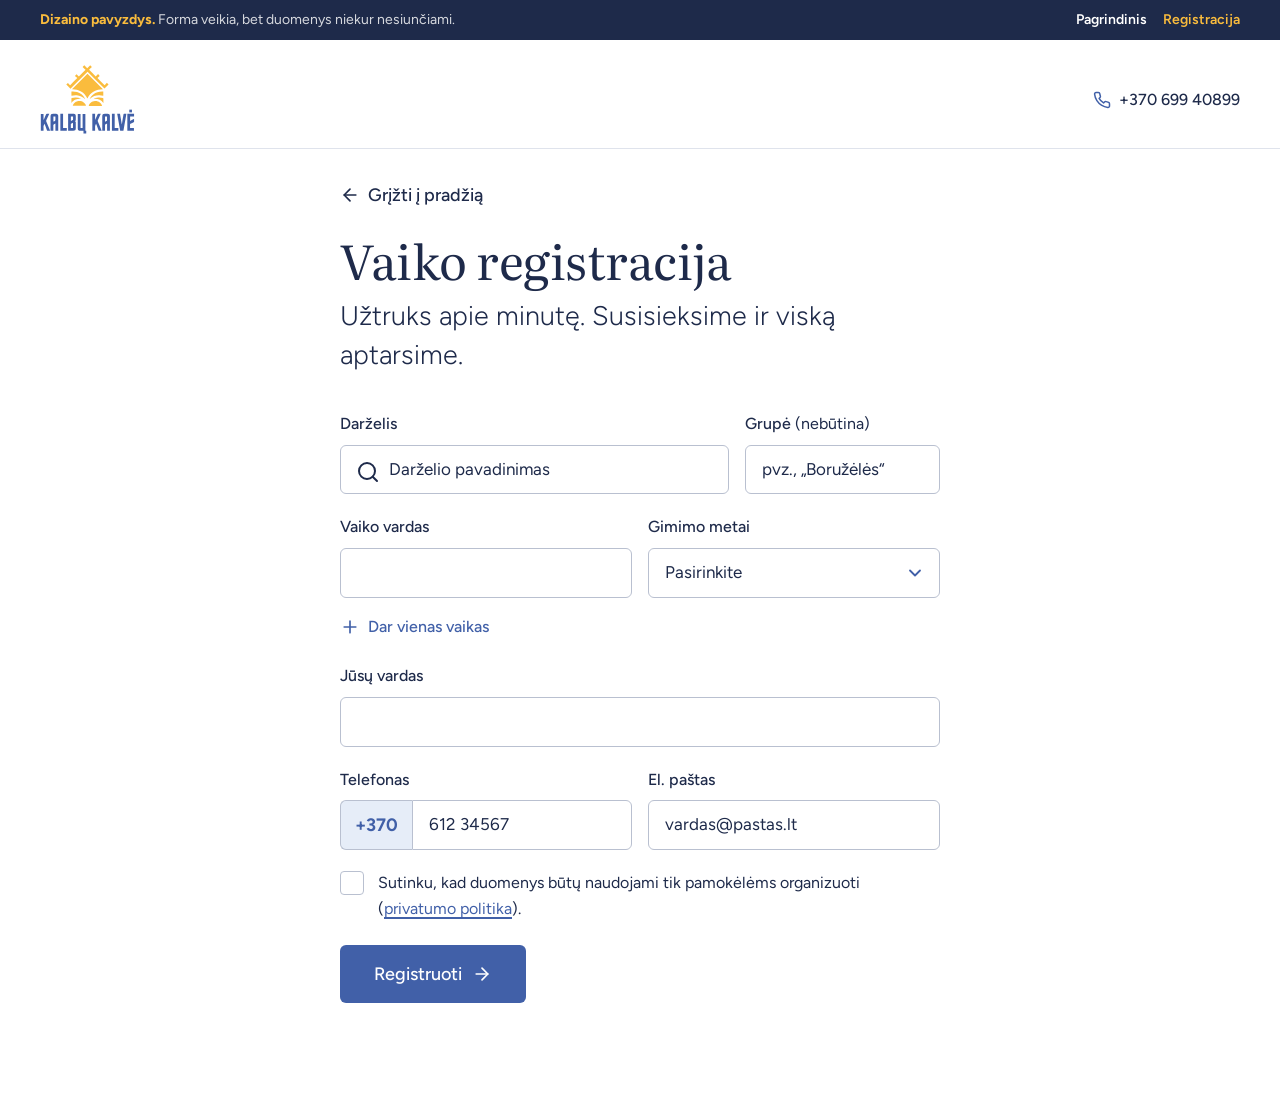
<file: registracija.html>
<!doctype html>
<html lang="lt">
    <head>
        <meta charset="UTF-8" />
        <meta name="viewport" content="width=device-width, initial-scale=1" />
        <title>Registracija – Kalbų kalvė</title>
        <meta name="description" content="Užregistruokite vaiką į anglų kalbos pamokėles savo darželyje. Užtruks apie minutę." />
        <meta name="theme-color" content="#FFFFFF" />
        <script>
            document.documentElement.classList.add('js');
        </script>
        <!-- Showcase only: production self-hosts the fonts (GDPR) -->
        <link rel="preconnect" href="https://fonts.googleapis.com" />
        <link rel="preconnect" href="https://fonts.gstatic.com" crossorigin />
        <link
            href="https://fonts.googleapis.com/css2?family=Figtree:wght@300;400;500;600&family=Literata:opsz,wght@7..72,400..600&display=swap"
            rel="stylesheet"
        />
        <link rel="icon" type="image/svg+xml" href="img/favicon.svg" />
        <link rel="stylesheet" href="css/styles.css" />
    </head>
    <body>
        <!--ICONS:start--><svg xmlns="http://www.w3.org/2000/svg" style="display:none" aria-hidden="true"><symbol id="i-phone" viewBox="0 0 24 24"><path d="M22 16.92v3a2 2 0 0 1-2.18 2 19.79 19.79 0 0 1-8.63-3.07 19.5 19.5 0 0 1-6-6 19.79 19.79 0 0 1-3.07-8.67A2 2 0 0 1 4.11 2h3a2 2 0 0 1 2 1.72c.13.96.36 1.9.7 2.81a2 2 0 0 1-.45 2.11L8.09 9.91a16 16 0 0 0 6 6l1.27-1.27a2 2 0 0 1 2.11-.45c.91.34 1.85.57 2.81.7A2 2 0 0 1 22 16.92z"/></symbol><symbol id="i-mail" viewBox="0 0 24 24"><rect x="2" y="4" width="20" height="16" rx="2"/><path d="m22 7-10 6L2 7"/></symbol><symbol id="i-map-pin" viewBox="0 0 24 24"><path d="M20 10c0 6-8 12-8 12s-8-6-8-12a8 8 0 0 1 16 0Z"/><circle cx="12" cy="10" r="3"/></symbol><symbol id="i-arrow-right" viewBox="0 0 24 24"><path d="M5 12h14"/><path d="m12 5 7 7-7 7"/></symbol><symbol id="i-arrow-left" viewBox="0 0 24 24"><path d="M19 12H5"/><path d="m12 19-7-7 7-7"/></symbol><symbol id="i-check" viewBox="0 0 24 24"><path d="M20 6 9 17l-5-5"/></symbol><symbol id="i-search" viewBox="0 0 24 24"><circle cx="11" cy="11" r="8"/><path d="m21 21-4.3-4.3"/></symbol><symbol id="i-plus" viewBox="0 0 24 24"><path d="M12 5v14M5 12h14"/></symbol><symbol id="i-chevron-down" viewBox="0 0 24 24"><path d="m6 9 6 6 6-6"/></symbol><symbol id="i-menu" viewBox="0 0 24 24"><path d="M4 7h16M4 12h16M4 17h16"/></symbol><symbol id="i-x" viewBox="0 0 24 24"><path d="M18 6 6 18M6 6l12 12"/></symbol><symbol id="i-clock" viewBox="0 0 24 24"><circle cx="12" cy="12" r="10"/><path d="M12 6v6l4 2"/></symbol><symbol id="i-calendar" viewBox="0 0 24 24"><rect x="3" y="4" width="18" height="18" rx="2"/><path d="M16 2v4M8 2v4M3 10h18"/></symbol><symbol id="i-users" viewBox="0 0 24 24"><path d="M16 21v-2a4 4 0 0 0-4-4H6a4 4 0 0 0-4 4v2"/><circle cx="9" cy="7" r="4"/><path d="M22 21v-2a4 4 0 0 0-3-3.87M16 3.13a4 4 0 0 1 0 7.75"/></symbol><symbol id="i-home" viewBox="0 0 24 24"><path d="m3 10 9-7 9 7v10a2 2 0 0 1-2 2H5a2 2 0 0 1-2-2z"/><path d="M9 22V12h6v10"/></symbol><symbol id="i-car" viewBox="0 0 24 24"><path d="M19 17h2c.6 0 1-.4 1-1v-3c0-.9-.7-1.7-1.5-1.9C18.7 10.6 16 10 16 10s-1.3-1.4-2.2-2.3c-.5-.4-1.1-.7-1.8-.7H5c-.6 0-1.1.4-1.4.9l-1.4 2.9A3.7 3.7 0 0 0 2 12v4c0 .6.4 1 1 1h2"/><circle cx="7" cy="17" r="2"/><path d="M9 17h6"/><circle cx="17" cy="17" r="2"/></symbol><symbol id="i-music" viewBox="0 0 24 24"><path d="M9 18V5l12-2v13"/><circle cx="6" cy="18" r="3"/><circle cx="18" cy="16" r="3"/></symbol><symbol id="i-smile" viewBox="0 0 24 24"><circle cx="12" cy="12" r="10"/><path d="M8 14s1.5 2 4 2 4-2 4-2M9 9h.01M15 9h.01"/></symbol><symbol id="i-zap" viewBox="0 0 24 24"><path d="M13 2 3 14h9l-1 8 10-12h-9l1-8z"/></symbol><symbol id="i-book" viewBox="0 0 24 24"><path d="M2 4h6a4 4 0 0 1 4 4v13a3 3 0 0 0-3-3H2z"/><path d="M22 4h-6a4 4 0 0 0-4 4v13a3 3 0 0 1 3-3h7z"/></symbol><symbol id="i-heart" viewBox="0 0 24 24"><path d="M19 14c1.49-1.46 3-3.21 3-5.5A5.5 5.5 0 0 0 16.5 3c-1.76 0-3 .5-4.5 2-1.5-1.5-2.74-2-4.5-2A5.5 5.5 0 0 0 2 8.5c0 2.3 1.5 4.05 3 5.5l7 7Z"/></symbol><symbol id="i-star" viewBox="0 0 24 24"><path d="M12 2l3.09 6.26L22 9.27l-5 4.87 1.18 6.88L12 17.77l-6.18 3.25L7 14.14 2 9.27l6.91-1.01L12 2z"/></symbol><symbol id="i-shield" viewBox="0 0 24 24"><path d="M12 22s8-4 8-10V5l-8-3-8 3v7c0 6 8 10 8 10z"/><path d="m9 12 2 2 4-4"/></symbol><symbol id="i-gift" viewBox="0 0 24 24"><rect x="3" y="8" width="18" height="4" rx="1"/><path d="M12 8v13M19 12v7a2 2 0 0 1-2 2H7a2 2 0 0 1-2-2v-7"/><path d="M7.5 8a2.5 2.5 0 0 1 0-5C10 3 12 8 12 8s2-5 4.5-5a2.5 2.5 0 0 1 0 5"/></symbol><symbol id="i-thermometer" viewBox="0 0 24 24"><path d="M14 4v10.54a4 4 0 1 1-4 0V4a2 2 0 0 1 4 0Z"/></symbol><symbol id="i-file" viewBox="0 0 24 24"><path d="M14 2H6a2 2 0 0 0-2 2v16a2 2 0 0 0 2 2h12a2 2 0 0 0 2-2V8z"/><path d="M14 2v6h6M9 13h6M9 17h4"/></symbol><symbol id="i-info" viewBox="0 0 24 24"><circle cx="12" cy="12" r="10"/><path d="M12 16v-4M12 8h.01"/></symbol><symbol id="i-alert" viewBox="0 0 24 24"><circle cx="12" cy="12" r="10"/><path d="M12 8v4M12 16h.01"/></symbol><symbol id="i-lock" viewBox="0 0 24 24"><rect x="3" y="11" width="18" height="11" rx="2"/><path d="M7 11V7a5 5 0 0 1 10 0v4"/></symbol><symbol id="i-trash" viewBox="0 0 24 24"><path d="M3 6h18M19 6v14a2 2 0 0 1-2 2H7a2 2 0 0 1-2-2V6M8 6V4a2 2 0 0 1 2-2h4a2 2 0 0 1 2 2v2"/></symbol><symbol id="i-facebook" viewBox="0 0 24 24"><path d="M18 2h-3a5 5 0 0 0-5 5v3H7v4h3v8h4v-8h3l1-4h-4V7a1 1 0 0 1 1-1h3z"/></symbol><symbol id="i-instagram" viewBox="0 0 24 24"><rect x="2" y="2" width="20" height="20" rx="5"/><circle cx="12" cy="12" r="4"/><path d="M17.5 6.5h.01"/></symbol><symbol id="deco-roof" viewBox="0 0 600 370"><g fill="none" stroke="currentColor" stroke-width="16" stroke-linecap="square"><path d="M34 349 L20 335 L330 25 L344 39"/><path d="M566 349 L580 335 L270 25 L256 39"/><path d="M160 195 L146 181 M440 195 L454 181"/></g></symbol><symbol id="deco-house" viewBox="0 0 64 60"><path fill="#FABC3D" d="M32 2 62 30v24a6 6 0 0 1-6 6H8a6 6 0 0 1-6-6V30Z"/></symbol><symbol id="deco-dome" viewBox="0 0 200 100"><path fill="#FABC3D" d="M0 100a100 100 0 0 1 200 0Z"/></symbol><symbol id="deco-arcs" viewBox="0 0 200 200"><g fill="none" stroke="#FABC3D" stroke-width="14"><path d="M14 200a86 86 0 0 1 172 0"/><path d="M46 200a54 54 0 0 1 108 0"/></g><path fill="#FABC3D" d="M76 200a24 24 0 0 1 48 0Z"/></symbol><symbol id="deco-quote" viewBox="0 0 44 34"><path fill="currentColor" d="M0 34V20C0 8.5 6 1.6 17 0l2 5.2c-5.4 1.7-8 5.3-8.3 10.8H18V34Zm25 0V20c0-11.5 6-18.4 17-20l2 5.2c-5.4 1.7-8 5.3-8.3 10.8H43V34Z"/></symbol></svg><!--ICONS:end-->

        <div class="review-bar">
            <div class="container review-bar__inner">
                <p><strong>Dizaino pavyzdys.</strong> Forma veikia, bet duomenys niekur nesiunčiami.</p>
                <nav aria-label="Peržiūros puslapiai">
                    <a href="index.html">Pagrindinis</a>
                    <a href="registracija.html" aria-current="page">Registracija</a>
                </nav>
            </div>
        </div>

        <header class="site-header reg-header">
            <div class="container">
                <div class="site-header__inner">
                    <a class="brand" href="index.html" aria-label="Kalbų kalvė – pradžia"><!--LOGO:start--><svg class="logo" viewBox="393 466 176 140" aria-hidden="true" focusable="false"><path class="lg-b" fill-rule="evenodd" d="M473.1,603v-4.7c-1.3,0-2.7,0-4,0-1,0-2,0-3,0-1.7-.1-3-1.2-3.3-2.9,0-.5-.2-.9-.2-1.4,0-8.7,0-17.4,0-26.1,0-.2,0-.4,0-.7h5.1v26.1h3.8v-26.2h5.1v30.9c.6,0,1,0,1.6.1v5h-5.3Z"/><path class="lg-b" fill-rule="evenodd" d="M566.2,598.2h-12.3v-31.2c4.1,0,8.3,0,12.4,0,0,1.6,0,3.1,0,4.9h-7.3v8.1c2.1-1,4-2,6-3,.4-.2.9-.3,1.3-.4v5.3c-2.2,1.1-4.4,2.2-6.6,3.4-.3.2-.8.5-.8.8,0,2.4,0,4.7,0,7.2h7.1c0,1.7.1,3.3.2,5Z"/><path class="lg-y" d="M509,521.7c-12.7.1-22.8,4.8-28.7,17-2.5-5.7-6.4-10-11.7-13-5.3-2.9-11-4.2-16.7-4,9.5-9.5,19.1-19.1,28.6-28.6,9.4,9.4,19,19,28.5,28.5Z"/><path class="lg-y" d="M483.5,485.9c4.1,4.1,8.1,8.1,12.2,12.2,1.3-1.3,2.8-2.9,4.3-4.4,1.1,1.2,2,2.3,3,3.4-1.4,1.3-2.9,2.7-4.2,4,4.5,4.5,8.9,8.9,13.3,13.3,1.3-1.4,2.7-2.9,4.2-4.5,1.1,1.2,2.1,2.3,3,3.2-2.4,2.4-4.9,4.9-7.5,7.4-10.3-10.3-20.8-20.7-31.2-31.1-10.6,10.6-21,21-31.5,31.4-2.7-2.7-5.2-5.2-7.7-7.8.9-.8,1.9-1.8,3.1-2.9,1.3,1.3,2.7,2.9,4,4.2,4.4-4.4,8.8-8.8,13.2-13.2-1.4-1.3-2.9-2.7-4.4-4,1.2-1.1,2.2-2.1,3.3-3.2,1.3,1.4,2.7,2.9,4,4.4,4.3-4.3,8.3-8.3,12.4-12.4-1.8-1.7-3.6-3.5-5.5-5.2,1.2-1.2,2.2-2.1,3.2-3.2,1.7,1.8,3.5,3.6,5.3,5.6,1.9-2.1,3.7-3.9,5.5-5.8,1.2,1.2,2.1,2.2,3.2,3.4-1.7,1.6-3.5,3.4-5.3,5.1Z"/><path class="lg-b" fill-rule="evenodd" d="M444.9,567c3.5,0,6.9,0,10.3,0,2.3,0,3.6,1.4,3.7,3.7.1,2.6.2,5.2,0,7.8,0,1.1-.8,2.1-1.3,3.1h1.3c0,.4,0,.8,0,1.1,0,3.6,0,7.3,0,10.9,0,3.3-1.3,4.6-4.6,4.6-3.1,0-6.3,0-9.5,0v-31.3ZM453.8,593.4v-10c-1.3.6-2.4,1.2-3.6,1.8-.2.1-.4.5-.4.7,0,2.5,0,4.9,0,7.4h4.1ZM449.9,571.9v8.2c1.3-.6,2.5-1.2,3.6-1.8.2,0,.4-.3.4-.5,0-2,0-3.9,0-5.9h-4Z"/><path class="lg-b" fill-rule="evenodd" d="M426.5,598.2h-5.1v-13.2c-1.3.7-2.5,1.3-3.6,1.9-.2.1-.2.7-.2,1,0,3,0,6,0,9v1.3h-5.2c0-.4,0-.8,0-1.2,0-8.4,0-16.8,0-25.3,0-3.4,1.4-4.8,4.8-4.8,1.8,0,3.5,0,5.3,0,2.6.1,4.1,1.6,4.1,4.2,0,8.8,0,17.6,0,26.4,0,.2,0,.4,0,.6ZM417.7,572v9.2c3.5-1,3.7-1.3,3.7-4.7v-4.5h-3.7Z"/><path class="lg-b" fill-rule="evenodd" d="M521.6,598.2h-5v-13.2c-1.3.7-2.4,1.2-3.4,1.8-.3.2-.4.7-.4,1.1,0,3,0,6,0,9,0,.4,0,.9,0,1.3h-5.1c0-.4,0-.8,0-1.2,0-8.4,0-16.8,0-25.3,0-3.5,1.3-4.8,4.9-4.8,1.6,0,3.3,0,4.9,0,2.8,0,4.3,1.5,4.3,4.3,0,8.8,0,17.6,0,26.3,0,.2,0,.4,0,.6ZM512.8,572v9.4c1.2-.6,2.2-1,3.2-1.6.2-.1.5-.5.5-.7,0-2.3,0-4.7,0-7.1h-3.7Z"/><path class="lg-b" fill-rule="evenodd" d="M506.6,598.3c-1.6,0-3,0-4.4,0-.8,0-1.1-.3-1.4-1-1.3-3.7-2.7-7.4-4.1-11.1-.1-.3-.2-.6-.4-1.1-.8,2.1-1.9,3.8-1.8,6,.1,2.3,0,4.7,0,7.1h-5.1v-31.2h5.1v11.2c.3-.5.5-.8.6-1,1.4-3.1,2.8-6.2,4.1-9.3.3-.7.7-1,1.5-1,1.4,0,2.8,0,4.3,0-.2.5-.3.8-.4,1.1-1.7,3.7-3.3,7.3-5,11-.3.7-.4,1.3,0,2.1,2.2,5.3,4.4,10.6,6.5,15.9.1.4.3.7.5,1.3Z"/><path class="lg-b" fill-rule="evenodd" d="M411.5,598.3c-1.7,0-3.2,0-4.7,0-.3,0-.8-.5-.9-.8-1.4-3.7-2.8-7.5-4.2-11.2-.1-.3-.2-.6-.4-.9-1.1,2.2-2.1,4.4-1.8,6.9.2,2,0,4,0,6h-5v-31.2h5v10.9c0,0,.2,0,.3,0,.6-1.4,1.3-2.8,1.9-4.2.9-2,1.8-3.9,2.6-5.9.3-.7.6-1,1.4-1,1.4,0,2.8,0,4.3,0-.1.4-.2.6-.3.9-1.7,3.7-3.4,7.5-5.1,11.2-.3.8-.3,1.4,0,2.1,2.2,5.3,4.3,10.5,6.5,15.8.1.4.3.7.5,1.3Z"/><path class="lg-b" fill-rule="evenodd" d="M546.7,598.2h-6c-1.8-10.4-3.7-20.7-5.5-31.2h5.2c1.1,6.4,2.2,12.9,3.2,19.3h.2c.3-1.8.6-3.6.9-5.4.7-4.4,1.4-8.7,2.2-13.1,0-.3.5-.8.8-.8,1.4,0,2.9,0,4.5,0-1.8,10.5-3.7,20.9-5.5,31.3Z"/><path class="lg-b" fill-rule="evenodd" d="M530.6,593.2h6.8v5h-11.9v-31.2h5.1v26.2Z"/><path class="lg-b" fill-rule="evenodd" d="M435.5,593.3h6.9v4.9h-11.9v-31.2h5v26.3Z"/><path class="lg-y" d="M507.3,552.4h-24.4c0-4.4,5.4-8.7,11.4-9.2,6.1-.5,12,3.7,13,9.2Z"/><path class="lg-y" d="M453.4,552.3c.7-5,5.9-9,11.9-9.1,6.1-.1,11.5,3.8,12.5,9.1h-24.4Z"/><path class="lg-y" d="M475.9,539.5c-3.7-3.4-7.9-5.6-12.9-6.4-4-.7-8-.4-12.1.6v-7.8c3.6-.3,7,0,10.4,1.1,6.2,1.9,11,5.5,14.2,11.2.2.4.3.8.5,1.2h0Z"/><path class="lg-y" d="M484.6,539.5c1.3-3.5,3.7-6.1,6.5-8.3,5.4-4.1,11.6-5.7,18.5-5.3v7.6c-2.7-.2-5.5-.7-8.2-.6-6.2,0-11.6,2-16.2,6.3-.2.2-.5.3-.7.4,0,0,0,0,0,0Z"/><path class="lg-y" d="M468.8,539.3c-3.5-.4-6.9-.2-10.1,1.2-3.2,1.3-5.8,3.4-7.8,6.4,0-2.8,0-5.5,0-8.3,0-.2.3-.6.5-.7,6-1.7,11.8-1.5,17.4,1.5Z"/><path class="lg-y" d="M509.7,547.1c-4.3-6.4-10.3-8.4-17.4-7.8,0-.2,0-.3,0-.5,1.8-.6,3.6-1.3,5.5-1.6,3.7-.7,7.3-.5,10.9.5.8.2,1.1.5,1.1,1.4,0,2.6,0,5.1,0,8Z"/><path class="lg-b" fill-rule="evenodd" d="M557.5,564.3v-5h4.9v5h-4.9Z"/><path class="lg-y" d="M491.9,539.4s0,0,0,0c0,0,0,0,0,0,0,0,0,0,0,0Z"/><path class="lg-y" d="M484.6,539.5c0,.1,0,.2,0,.3,0,0,0,0,0,0,0,0,.1-.2.2-.2,0,0,0,0,0,0Z"/><path class="lg-y" d="M476,539.5c0,0,0,.1.1.2,0,0,0,0,0,0,0,0,0-.1-.1-.2,0,0,0,0,0,0Z"/></svg><!--LOGO:end--></a>
                    <div class="header-actions">
                        <a class="header-phone" href="tel:+37069940899" style="display: inline-flex">
                            <svg class="icon" aria-hidden="true"><use href="#i-phone" /></svg><span class="sr-only">Telefonas </span>+370 699 40899
                        </a>
                    </div>
                </div>
            </div>
        </header>

        <main>
            <div class="container reg-simple">
                <a class="back-link" href="index.html"><svg class="icon" aria-hidden="true"><use href="#i-arrow-left" /></svg>Grįžti į pradžią</a>
                <h1 class="h1">Vaiko registracija</h1>
                <p class="lead">Užtruks apie minutę. Susisieksime ir viską aptarsime.</p>

                <div id="form-card">
                    <form id="reg-form" novalidate>
                        <div class="form-alert" id="form-alert" role="alert">
                            <svg class="icon" aria-hidden="true"><use href="#i-alert" /></svg>
                            <span>Patikrinkite pažymėtus laukus.</span>
                        </div>

                        <div class="form-row form-row--kg">
                        <div class="field" data-field="darzelis">
                            <label for="darzelis">Darželis</label>
                            <div class="combo">
                                <svg class="icon" aria-hidden="true"><use href="#i-search" /></svg>
                                <input
                                    class="input"
                                    id="darzelis"
                                    type="text"
                                    role="combobox"
                                    aria-autocomplete="list"
                                    aria-expanded="false"
                                    aria-controls="darzelis-list"
                                    autocomplete="off"
                                    placeholder="Darželio pavadinimas"
                                />
                                <ul class="combo__list" id="darzelis-list" role="listbox" hidden></ul>
                            </div>
                            <input type="hidden" name="darzelis_id" id="darzelis-id" />
                            <p class="error-msg"><svg class="icon" aria-hidden="true"><use href="#i-alert" /></svg>Pasirinkite darželį iš sąrašo arba nurodykite savo.</p>
                        </div>
                        <div class="field">
                            <label for="grupe">Grupė <span class="optional">(nebūtina)</span></label>
                            <input class="input" id="grupe" name="grupe" type="text" placeholder="pvz., „Boružėlės“" />
                        </div>
                        </div>

                        <div class="field" data-field="darzelis_kita" id="kita-field" hidden>
                            <label for="darzelis-kita">Darželio pavadinimas ir miestas</label>
                            <input class="input" id="darzelis-kita" name="darzelis_kita" type="text" placeholder="pvz., „Ąžuoliukas“, Vilnius" />
                            <p class="error-msg"><svg class="icon" aria-hidden="true"><use href="#i-alert" /></svg>Įrašykite darželio pavadinimą.</p>
                        </div>

                        <div id="children"></div>
                        <button class="add-child" type="button" id="add-child">
                            <svg class="icon" aria-hidden="true"><use href="#i-plus" /></svg>Dar vienas vaikas
                        </button>

                        <div class="field" data-field="tevai">
                            <label for="tevai">Jūsų vardas</label>
                            <input class="input" id="tevai" name="tevai" type="text" autocomplete="name" />
                            <p class="error-msg"><svg class="icon" aria-hidden="true"><use href="#i-alert" /></svg>Įrašykite savo vardą.</p>
                        </div>

                        <div class="form-row">
                            <div class="field" data-field="telefonas">
                                <label for="telefonas">Telefonas</label>
                                <div class="input-group">
                                    <span class="input-group__addon">+370</span>
                                    <input class="input" id="telefonas" name="telefonas" type="tel" inputmode="tel" autocomplete="tel-national" placeholder="612 34567" />
                                </div>
                                <p class="error-msg"><svg class="icon" aria-hidden="true"><use href="#i-alert" /></svg>Įveskite 8 skaitmenų numerį.</p>
                            </div>
                            <div class="field" data-field="elpastas">
                                <label for="elpastas">El. paštas</label>
                                <input class="input" id="elpastas" name="elpastas" type="email" autocomplete="email" placeholder="vardas@pastas.lt" />
                                <p class="error-msg"><svg class="icon" aria-hidden="true"><use href="#i-alert" /></svg>Įveskite el. pašto adresą.</p>
                            </div>
                        </div>

                        <div class="consent" data-field="sutikimas">
                            <label class="checkbox">
                                <input type="checkbox" id="sutikimas" name="sutikimas" />
                                <span>Sutinku, kad duomenys būtų naudojami tik pamokėlėms organizuoti (<a href="#">privatumo politika</a>).</span>
                            </label>
                            <p class="error-msg" style="padding-left: 38px"><svg class="icon" aria-hidden="true"><use href="#i-alert" /></svg>Be sutikimo negalėsime susisiekti.</p>
                        </div>

                        <input class="hp" type="text" name="svetaine" tabindex="-1" autocomplete="off" aria-hidden="true" />

                        <div class="form-submit">
                            <button class="btn btn--primary btn--lg" type="submit">
                                Registruoti
                                <svg class="icon icon--arrow" aria-hidden="true"><use href="#i-arrow-right" /></svg>
                            </button>
                        </div>
                    </form>

                    <!-- Success state -->
                    <div class="success" id="success" hidden tabindex="-1">
                        <h2 id="success-title">Ačiū! Registraciją gavome.</h2>
                        <div class="summary"><dl id="success-summary"></dl></div>
                        <div class="btn-row">
                            <a class="btn btn--primary" href="index.html">Grįžti į pradžią</a>
                            <a class="btn btn--ghost" href="registracija.html">Registruoti kitą vaiką</a>
                        </div>
                    </div>
                </div>
            </div>
        </main>

        <template id="child-template">
            <div class="child">
                <div class="child__head">
                    <span class="child__title">Vaikas</span>
                    <button class="child__remove" type="button"><svg class="icon" aria-hidden="true"><use href="#i-trash" /></svg>Pašalinti</button>
                </div>
                <div class="form-row">
                    <div class="field" data-field="vaikas">
                        <label>Vaiko vardas</label>
                        <input class="input" type="text" data-name="vaikas" autocomplete="off" />
                        <p class="error-msg"><svg class="icon" aria-hidden="true"><use href="#i-alert" /></svg>Įrašykite vaiko vardą.</p>
                    </div>
                    <div class="field" data-field="metai">
                        <label>Gimimo metai</label>
                        <select class="select" data-name="metai"><option value="">Pasirinkite</option></select>
                        <p class="error-msg"><svg class="icon" aria-hidden="true"><use href="#i-alert" /></svg>Pasirinkite metus.</p>
                    </div>
                </div>
                <p class="hint hint--info child__age" aria-live="polite" hidden></p>
            </div>
        </template>

        <script src="js/data.js"></script>
        <script src="js/main.js"></script>
        <script src="js/form.js"></script>
    </body>
</html>
</file>
<file: css/styles.css>
/* =====================================================================
   Kalbų kalvė: design showcase
   Tokens → base → layout → components → sections → pages
   ===================================================================== */

/* ---------- Tokens ---------- */
:root {
    /* Brand (fixed, from the logo) */
    --blue: #4160a8;
    --yellow: #fabc3d;

    /* One light tint per brand colour, nothing else. One text colour: no grey text. */
    --blue-50: #e6edf8;
    --blue-100: #c9d6ef; /* illustration fills only: blue-50 is the panel itself */
    --yellow-100: #fdf0d2;
    --navy: #1e2a4a;
    --muted: var(--navy);
    --cream: #ffffff;
    --paper: #ffffff;
    --line: #dfe3ec;
    --line-strong: #b9c0d0;
    --danger: #b3261e;
    --danger-50: #fdecea;
    --success: #2f7d4f;

    /* Type */
    /* Light weights (after Oslo kommune's design system). Headings and the price
       in Literata, a reading serif; everything read in running text or clicked
       stays in Figtree. */
    --font-heading: 'Literata', Georgia, serif;
    --font-display: 'Figtree', system-ui, sans-serif;
    --font-body: 'Figtree', system-ui, sans-serif;

    /* Shape */
    /* Small, consistent rounding: controls 6px, rows 8px, photos and boxes 12px.
       Flat colour instead of shadows. */
    --r-xs: 4px;
    --r-sm: 6px;
    --r-md: 8px;
    --r-lg: 12px;
    --r-xl: 16px;
    --r-btn: 6px;

    --shadow-sm: none;
    --shadow-md: none;
    --shadow-blue: none;

    --container: 1200px;
    --gutter: 20px;
    --section-y: 72px;
    --header-h: 72px;
}

@media (min-width: 900px) {
    :root {
        --gutter: 32px;
        --section-y: 112px;
        --header-h: 96px;
    }
}

/* Big screens: the 1440px layout scaled up a little instead of stretched,
   so every section keeps the same edges. Kept at or below 1.15 because the
   photos are only ~600px wide. */
@media (min-width: 1700px) {
    html {
        zoom: 1.08;
    }
}

@media (min-width: 1840px) {
    html {
        zoom: 1.15;
    }
}

/* ---------- Base ---------- */
*,
*::before,
*::after {
    box-sizing: border-box;
}

html {
    scroll-behavior: smooth;
    scroll-padding-top: 24px;
    -webkit-text-size-adjust: 100%;
}

body {
    margin: 0;
    background: var(--paper);
    color: var(--navy);
    font-family: var(--font-body);
    font-size: 17px;
    line-height: 1.6;
    -webkit-font-smoothing: antialiased;
    text-rendering: optimizeLegibility;
}

@media (min-width: 900px) {
    body {
        font-size: 18px;
    }
}

img,
svg {
    display: block;
    max-width: 100%;
}

a {
    color: var(--blue);
    text-decoration-thickness: 2px;
    text-underline-offset: 3px;
}

a:hover {
    color: var(--navy);
}

h1,
h2,
h3,
h4 {
    margin: 0;
    font-family: var(--font-heading);
    font-weight: 400;
    line-height: 1.2;
    letter-spacing: -0.01em;
    color: var(--navy);
}

h3,
h4 {
    font-weight: 500;
}

p {
    margin: 0;
}

ul,
ol {
    margin: 0;
    padding: 0;
    list-style: none;
}

figure,
blockquote {
    margin: 0;
}

button,
input,
select,
textarea {
    font: inherit;
    color: inherit;
}

fieldset {
    min-width: 0;
    margin: 0;
    padding: 0;
    border: 0;
}

:focus-visible {
    outline: 3px solid var(--blue);
    outline-offset: 3px;
}

::selection {
    background: var(--yellow);
    color: var(--navy);
}

[hidden] {
    display: none !important;
}

.sr-only {
    position: absolute;
    width: 1px;
    height: 1px;
    padding: 0;
    margin: -1px;
    overflow: hidden;
    clip: rect(0, 0, 0, 0);
    white-space: nowrap;
    border: 0;
}

.icon {
    width: 24px;
    height: 24px;
    flex: none;
    fill: none;
    stroke: currentColor;
    stroke-width: 2;
    stroke-linecap: round;
    stroke-linejoin: round;
}

.icon--sm {
    width: 18px;
    height: 18px;
}

.icon--lg {
    width: 28px;
    height: 28px;
}

/* ---------- Layout ---------- */
.container {
    width: 100%;
    max-width: calc(var(--container) + var(--gutter) * 2);
    margin-inline: auto;
    padding-inline: var(--gutter);
}

.section {
    padding-block: var(--section-y);
}

.section--tight {
    padding-block: calc(var(--section-y) * 0.6);
}

.section--tint {
    background: transparent;
}

.section--paper {
    background: transparent;
}

.band--blue {
    background: var(--blue-50);
}

.band--beige {
    background: var(--yellow-100);
}

.band--yellow {
    background: var(--yellow);
}

/* Inset rounded colour panel instead of hard full-bleed bands */
.panel-blue {
    position: relative;
    margin-inline: 10px;
    border-radius: var(--r-xl);
    background: var(--blue);
    color: #fff;
    overflow: hidden;
    isolation: isolate;
}

@media (min-width: 900px) {
    .panel-blue {
        margin-inline: 24px;
    }
}

.panel-blue h2,
.panel-blue h3 {
    color: #fff;
}

/* ---------- Type helpers ---------- */
.eyebrow {
    display: inline-flex;
    align-items: center;
    gap: 12px;
    margin-bottom: 16px;
    font-family: var(--font-display);
    font-size: 14px;
    font-weight: 600;
    letter-spacing: 0.08em;
    text-transform: uppercase;
    color: var(--blue);
}

/* short yellow bar before each section label */
.eyebrow::before {
    content: '';
    width: 28px;
    height: 4px;
    flex: none;
    border-radius: 2px;
    background: var(--yellow);
}

.panel-blue .eyebrow {
    color: var(--yellow-100);
}

.h1 {
    font-size: clamp(40px, 5.4vw, 64px);
    font-weight: 400;
    line-height: 1.12;
}

.h2 {
    font-size: clamp(30px, 3.6vw, 44px);
}

.h3 {
    font-size: clamp(20px, 2vw, 24px);
    line-height: 1.25;
}

/* The lead states the main fact in large light type */
.lead {
    font-size: clamp(20px, 2.1vw, 28px);
    font-weight: 300;
    line-height: 1.45;
}

.panel-blue .lead {
    color: rgb(255 255 255 / 0.86);
}

.muted {
    color: var(--muted);
}

/* Yellow hand-drawn wave under key words (Assets/SVG/Asset 1.svg) */
.wave {
    position: relative;
    white-space: nowrap;
    color: var(--blue);
    padding-bottom: 0.08em;
    background: url("data:image/svg+xml,%3Csvg xmlns='http://www.w3.org/2000/svg' viewBox='-3 -3 275 32' preserveAspectRatio='none'%3E%3Cpath d='M.28,17.09c3.15-2.13,6.34-3.85,9.83-6.15,21.62-14.25,31.62,9.39,80,6C132.25,13.98,133.36-2.36,165.11.94c37.92,3.94,45.75,28.25,76,24,9.82-1.38,19.37-5.4,27.6-11.24' fill='none' stroke='%23FABC3D' stroke-width='5' stroke-linecap='round'/%3E%3C/svg%3E")
        bottom left / 100% 0.3em no-repeat;
}

@media (max-width: 520px) {
    .wave {
        white-space: normal;
    }
}

.section-head {
    max-width: 720px;
    margin-bottom: 48px;
}

.section-head--center {
    margin-inline: auto;
    text-align: center;
}

.section-head .h2 {
    text-wrap: balance;
}

.section-head .lead {
    margin-top: 16px;
}

@media (min-width: 900px) {
    .section-head {
        margin-bottom: 64px;
    }
}

/* ---------- Buttons ---------- */
.btn {
    --btn-bg: var(--blue);
    --btn-fg: #fff;
    display: inline-flex;
    align-items: center;
    justify-content: center;
    gap: 10px;
    min-height: 52px;
    padding: 12px 26px;
    border: 2px solid transparent;
    border-radius: var(--r-btn);
    background: var(--btn-bg);
    color: var(--btn-fg);
    font-family: var(--font-display);
    font-size: 17px;
    font-weight: 500;
    line-height: 1.2;
    text-decoration: none;
    cursor: pointer;
    transition:
        transform 0.18s ease,
        box-shadow 0.18s ease,
        background-color 0.18s ease,
        border-color 0.18s ease;
}

.btn:hover {
    color: var(--btn-fg);
}

.btn .icon {
    width: 20px;
    height: 20px;
    transition: transform 0.18s ease;
}

.btn:hover .icon--arrow {
    transform: translateX(3px);
}

.btn--primary:hover {
    --btn-bg: var(--navy);
    box-shadow: var(--shadow-blue);
}

.btn--secondary {
    --btn-bg: var(--yellow);
    --btn-fg: var(--navy);
}

.btn--secondary:hover {
    box-shadow: 0 8px 22px rgb(250 188 61 / 0.4);
}

.btn--ghost {
    --btn-bg: transparent;
    --btn-fg: var(--navy);
    border-color: var(--navy);
}

.btn--ghost:hover {
    --btn-bg: var(--navy);
    --btn-fg: #fff;
}

.btn--ghost-light {
    --btn-bg: transparent;
    --btn-fg: #fff;
    border-color: rgb(255 255 255 / 0.45);
}

.btn--ghost-light:hover {
    --btn-fg: #fff;
    border-color: #fff;
    background: rgb(255 255 255 / 0.08);
}

.btn--sm {
    min-height: 44px;
    padding: 8px 20px;
    font-size: 16px;
}

.btn--lg {
    min-height: 58px;
    padding: 14px 32px;
    font-size: 18px;
}

.btn--block {
    width: 100%;
}

.btn-row {
    display: flex;
    flex-wrap: wrap;
    gap: 12px;
}

.text-link {
    display: inline-flex;
    align-items: center;
    gap: 6px;
    font-family: var(--font-display);
    font-weight: 500;
    text-decoration: none;
}

.text-link .icon {
    width: 18px;
    height: 18px;
    transition: transform 0.18s ease;
}

.text-link:hover .icon {
    transform: translateX(3px);
}

/* ---------- Chips / badges ---------- */
.chip {
    display: inline-flex;
    align-items: center;
    gap: 6px;
    padding: 6px 14px;
    border-radius: var(--r-btn);
    background: var(--paper);
    border: 1px solid var(--line);
    font-size: 15px;
    font-weight: 600;
    line-height: 1.3;
    color: var(--navy);
}

.chip em {
    font-style: normal;
    font-weight: 400;
    color: var(--muted);
}

.chip-list {
    display: flex;
    flex-wrap: wrap;
    gap: 8px;
}

.status {
    display: inline-flex;
    align-items: center;
    gap: 8px;
    padding: 5px 12px 5px 10px;
    border-radius: var(--r-btn);
    font-size: 14px;
    font-weight: 700;
    line-height: 1.3;
    white-space: nowrap;
}

.status::before {
    content: '';
    width: 8px;
    height: 8px;
    border-radius: var(--r-xs);
    background: currentColor;
}

.status--running {
    background: var(--blue-50);
    color: var(--blue);
}

.status--forming {
    background: var(--yellow-100);
    color: var(--navy);
}

.status--forming::before {
    background: var(--yellow);
}

.status--planned {
    background: transparent;
    border: 1px solid var(--line-strong);
    color: var(--muted);
}

.badge {
    display: inline-flex;
    align-items: center;
    gap: 8px;
    padding: 8px 14px;
    border-radius: var(--r-btn);
    background: var(--navy);
    color: #fff;
    font-family: var(--font-display);
    font-size: 15px;
    font-weight: 500;
}

.badge .icon {
    width: 18px;
    height: 18px;
    color: var(--yellow);
}

/* ---------- Cards ---------- */
.card {
    background: var(--paper);
    border: 1px solid var(--line);
    border-radius: var(--r-lg);
    box-shadow: var(--shadow-sm);
}

.icon-bubble {
    display: grid;
    place-items: center;
    width: 52px;
    height: 52px;
    flex: none;
    border-radius: var(--r-md);
    background: var(--blue-50);
    color: var(--blue);
}

.icon-bubble--yellow {
    background: var(--yellow);
    color: var(--navy);
}

/* ---------- Photo frames (shapes from the logo) ---------- */
.frame-arch {
    position: relative;
    border-radius: var(--r-lg);
    overflow: hidden;
    background: var(--blue-50);
}

.frame-arch img,
.frame-round img {
    width: 100%;
    height: 100%;
    object-fit: cover;
}

.frame-round {
    border-radius: var(--r-lg);
    overflow: hidden;
}

/* =====================================================================
   Showcase review bar (only for the approval version)
   ===================================================================== */
.review-bar {
    position: relative;
    z-index: 60;
    background: var(--navy);
    color: rgb(255 255 255 / 0.82);
    font-size: 14px;
    line-height: 1.4;
}

.review-bar__inner {
    display: flex;
    flex-wrap: wrap;
    align-items: center;
    justify-content: space-between;
    gap: 8px 24px;
    padding-block: 10px;
}

.review-bar strong {
    color: var(--yellow);
    font-weight: 700;
}

.review-bar nav {
    display: flex;
    flex-wrap: wrap;
    align-items: center;
    gap: 4px 16px;
}

.review-bar a {
    color: #fff;
    text-decoration: none;
    font-weight: 600;
}

.review-bar a[aria-current='page'] {
    color: var(--yellow);
}

.review-bar a:hover {
    text-decoration: underline;
    color: #fff;
}

/* =====================================================================
   Header
   ===================================================================== */
/* Open header on the page background: logo left, nav and phone on the right.
   Not sticky: the header scrolls away with the page. */
.site-header {
    position: relative;
    z-index: 50;
    border-bottom: 1px solid var(--line);
}

.site-header__inner {
    display: flex;
    align-items: center;
    gap: 16px;
    height: var(--header-h);
}

.header-contact {
    display: none;
}

.brand {
    display: block;
    flex: none;
    border-radius: var(--r-sm);
    /* The lettering makes the logo bottom-heavy; lift it so it looks centred */
    transform: translateY(-3px);
}

.brand .logo {
    height: 52px;
    width: auto;
}

.main-nav {
    display: none;
}

.main-nav ul {
    display: flex;
    gap: 2px;
}

.main-nav a {
    position: relative;
    display: block;
    padding: 9px 16px;
    font-family: var(--font-display);
    font-size: 16px;
    font-weight: 500;
    color: var(--navy);
    text-decoration: none;
    border-radius: var(--r-xs);
}

.main-nav a:hover {
    text-decoration: underline;
    text-decoration-thickness: 2px;
    text-underline-offset: 6px;
}

.header-actions {
    display: flex;
    align-items: center;
    gap: 12px;
    margin-left: auto;
}

.header-phone {
    display: none;
    align-items: center;
    gap: 8px;
    font-family: var(--font-display);
    font-weight: 500;
    font-size: 16px;
    color: var(--navy);
    text-decoration: none;
    white-space: nowrap;
}

.header-phone:hover {
    color: var(--blue);
}

.header-phone .icon {
    width: 18px;
    height: 18px;
    color: var(--blue);
}

.nav-toggle {
    display: grid;
    place-items: center;
    width: 48px;
    height: 48px;
    border: 1px solid var(--line-strong);
    border-radius: var(--r-xs);
    background: var(--paper);
    color: var(--navy);
    cursor: pointer;
}

.nav-toggle .icon-close {
    display: none;
}

.nav-open .nav-toggle .icon-open {
    display: none;
}

.nav-open .nav-toggle .icon-close {
    display: block;
}

.mobile-menu {
    display: none;
    position: absolute;
    top: 100%;
    left: 0;
    right: 0;
    height: 100vh;
    z-index: 49;
    padding: 24px var(--gutter) 40px;
    background: var(--cream);
    overflow-y: auto;
}

.nav-open .mobile-menu {
    display: block;
}

.mobile-menu ul {
    display: grid;
    gap: 4px;
    margin-bottom: 32px;
}

.mobile-menu a:not(.btn) {
    display: block;
    padding: 14px 4px;
    border-bottom: 1px solid var(--line);
    font-family: var(--font-display);
    font-size: 22px;
    font-weight: 500;
    color: var(--navy);
    text-decoration: none;
}

.mobile-menu .btn {
    width: 100%;
    margin-bottom: 12px;
}

@media (min-width: 900px) {
    .site-header {
        padding-top: 12px;
    }

    .brand .logo {
        height: 76px;
    }
}

@media (min-width: 1100px) {
    .brand {
        margin-right: 8px;
    }

    /* Nav and phone form one group on the right */
    .main-nav {
        display: block;
        margin-left: auto;
    }

    .header-contact {
        display: flex;
        align-items: center;
        gap: 8px;
    }

    /* Phone reads as the last nav item, set apart by a hairline */
    .header-contact .header-phone {
        display: inline-flex;
        margin-left: 8px;
        padding: 9px 0 9px 24px;
        border-left: 1px solid var(--line);
    }

    .header-actions {
        display: none;
    }

    .nav-toggle,
    .mobile-menu,
    .nav-open .mobile-menu {
        display: none;
    }
}

/* =====================================================================
   Hero
   ===================================================================== */
/* Heading and lead on the left; the photo on the right runs exactly from the
   top of the heading to the bottom of the button, so it reads as part of the
   same block. The source photos are 612px wide, so it never grows past that. */
.hero {
    --h1-size: clamp(40px, 5.4vw, 64px);
    padding-block: 40px 48px;
}

.hero .h1 {
    font-size: var(--h1-size);
}

.hero__grid {
    display: grid;
    gap: 40px;
    align-items: center;
}

.hero__text .lead {
    max-width: 640px;
    text-wrap: pretty;
    margin-top: 20px;
}

.hero__text .btn {
    margin-top: 32px;
}

.hero__photo {
    width: 100%;
    /* the photos are 3:2: on phones show them whole, nobody cut at the edge */
    aspect-ratio: 3 / 2;
    object-fit: cover;
    object-position: 62% 40%;
    border-radius: var(--r-lg);
    background: var(--blue-50);
}

/* Phones and tablets (one column): the registration actions in the hero and
   on the price card are outlined buttons that fit their text (the same look as
   "Pasiūlyti darželį"): a solid button across the screen read as a banner. */
@media (max-width: 899px) {
    .hero__text .btn,
    .price-card .btn {
        --btn-bg: transparent;
        --btn-fg: var(--navy);
        width: auto;
        min-height: 52px;
        padding: 12px 26px;
        border-color: var(--navy);
        font-size: 17px;
    }

    .hero__text .btn:hover,
    .price-card .btn:hover {
        --btn-bg: var(--navy);
        --btn-fg: #fff;
        box-shadow: none;
    }

    .hero__text .btn {
        margin-top: 28px;
    }

    .price-card .btn {
        margin-top: 24px;
    }
}

@media (min-width: 900px) {
    .hero {
        padding-block: 88px 112px;
    }

    .hero__grid {
        grid-template-columns: 1.3fr 1fr;
        align-items: stretch;
        gap: 64px;
    }

    .hero__text {
        align-self: center;
    }

    /* height 0 + min-height 100%: the text sets the row height, the photo fills it.
       The photo starts at the top of the capital letters, not the top of the
       heading's line box (0.26em higher in Literata), so the two read as level. */
    .hero__photo {
        --cap-gap: calc(var(--h1-size) * 0.26);
        height: 0;
        min-height: calc(100% - var(--cap-gap));
        margin-top: var(--cap-gap);
        aspect-ratio: auto;
    }
}

/* =====================================================================
   Why in kindergarten
   ===================================================================== */
.why .h2 {
    text-wrap: balance;
}

.why__grid {
    display: grid;
    gap: 40px;
    align-items: center;
}

.why__photo img {
    display: block;
    width: 100%;
    max-width: 560px;
    aspect-ratio: 4 / 3;
    object-fit: cover;
    object-position: 38% 50%;
    border-radius: var(--r-lg);
}

/* Three one-line facts; the heading already makes the main point */
.facts {
    display: grid;
    gap: 20px;
    margin-top: 32px;
}

.facts li {
    padding-left: 20px;
    border-left: 3px solid var(--yellow);
    font-size: 20px;
    font-weight: 400;
    line-height: 1.45;
}

@media (min-width: 900px) {
    .why__grid {
        grid-template-columns: 1fr 1fr;
        gap: 72px;
    }

    .facts {
        gap: 24px;
        margin-top: 40px;
    }

    .facts li {
        font-size: 22px;
    }
}

/* =====================================================================
   Program: three levels by age
   ===================================================================== */
/* One tinted panel per age, each with its own yellow floor. The speech bubble
   still grows left to right: a word, a sentence, a conversation. The object
   shows how that age learns. Age and one line below, no dividers. */
.levels {
    display: grid;
}

.level__scene {
    padding: 24px 24px 0;
    border-radius: var(--r-lg) var(--r-lg) 0 0;
    background: var(--blue-50);
    border-bottom: 3px solid var(--yellow);
}

.level__art {
    display: block;
    width: 100%;
    max-width: 360px;
    margin-inline: auto;
}

/* Hand-drawn art: one navy line that overshoots where it closes, and colour
   fills set slightly off the line, like the pencil sketches they come from. */
.il-ink {
    fill: none;
    stroke: var(--navy);
    stroke-width: 2.5;
    stroke-linejoin: round;
    stroke-linecap: round;
}

.il-ink--thin {
    stroke-width: 2;
}
.il-ink--w {
    stroke: var(--paper);
}

.il-f-y {
    fill: var(--yellow);
}
.il-f-w {
    fill: var(--paper);
}
.il-f-n {
    fill: var(--navy);
}
.il-f-b {
    fill: var(--blue-100);
}

.il-say {
    font-family: var(--font-display);
    font-size: 18px;
    font-weight: 600;
    fill: var(--blue);
}

.level__age {
    padding: 24px 0 6px;
    font-size: 30px;
    font-weight: 500;
    line-height: 1.15;
}

.level__text {
    padding: 0 0 32px;
}

@media (min-width: 900px) {
    .levels {
        grid-template-columns: repeat(3, 1fr);
        column-gap: 24px;
    }

    .level__age {
        padding: 28px 32px 6px 0;
        font-size: 34px;
    }

    .level__text {
        padding: 0 32px 0 0;
    }
}

/* =====================================================================
   Team
   ===================================================================== */
/* No cards: portraits in one crop and one row, name and facts below.
   Facts are plain navy lines; the name carries the weight. */
.team {
    display: grid;
    gap: 48px;
}

.person__photo {
    display: block;
    width: 100%;
    max-width: 320px;
    height: auto;
    aspect-ratio: 4 / 5;
    object-fit: cover;
    object-position: 50% 30%;
    border-radius: var(--r-lg);
    background: var(--blue-50);
}

.person__name {
    margin-top: 24px;
    font-size: 26px;
    font-weight: 500;
    line-height: 1.2;
}

.person__role {
    margin-top: 2px;
    font-weight: 500;
    color: var(--blue);
}

.person__facts {
    display: grid;
    gap: 8px;
    margin-top: 16px;
}

/* Phones: small portrait beside the text, so three people fit on about one screen */
@media (max-width: 639px) {
    .team {
        gap: 32px;
    }

    .person {
        display: grid;
        grid-template-columns: 112px 1fr;
        column-gap: 20px;
        align-content: start;
    }

    .person__photo {
        grid-row: span 3;
    }

    .person__name {
        margin-top: 0;
        font-size: 22px;
    }

    .person__facts {
        margin-top: 10px;
        font-size: 16px;
    }
}

@media (min-width: 640px) and (max-width: 899px) {
    .team {
        grid-template-columns: 1fr 1fr;
        column-gap: 32px;
    }
}

@media (min-width: 900px) {
    .team {
        grid-template-columns: repeat(3, 1fr);
        gap: 48px;
    }

    .person__name {
        font-size: 28px;
    }
}

/* =====================================================================
   Price
   ===================================================================== */
/* Heading and the two terms on the left, the price card on the right.
   On phones: heading, price, terms. */
.price {
    display: grid;
}

.price .section-head {
    order: -2;
}

.price-card {
    position: relative;
    order: -1;
    padding: 36px 24px 28px;
    border-radius: var(--r-lg);
    background: var(--yellow-100);
    text-align: center;
}

.price-card__amount {
    display: flex;
    align-items: baseline;
    justify-content: center;
    gap: 8px;
    font-family: var(--font-heading);
    color: var(--navy);
}

.price-card__amount strong {
    font-size: 88px;
    font-weight: 400;
    line-height: 1;
    letter-spacing: -0.03em;
}

.price-card__amount span {
    font-family: var(--font-body);
    font-size: 22px;
    font-weight: 400;
}

.price-card__per {
    margin-top: 8px;
}

.price-card__note {
    margin-top: 20px;
    font-size: 18px;
    font-weight: 600;
}

.price-card .btn {
    margin-top: 32px;
}

/* Conditions: the value is the fact, so it carries the weight; spacing
   instead of rules */
.terms {
    display: grid;
    align-content: start;
    gap: 24px;
    margin: 0;
    padding: 40px 0 0;
}

.terms dd {
    margin: 2px 0 0;
    font-size: 24px;
    font-weight: 500;
    line-height: 1.3;
}

@media (min-width: 900px) {
    .price {
        grid-template-columns: 1fr 480px;
        grid-template-rows: auto 1fr;
        column-gap: 64px;
    }

    .price .section-head {
        grid-column: 1;
        margin-bottom: 56px;
    }

    .price-card {
        grid-column: 2;
        grid-row: 1 / span 2;
        align-self: start;
        padding: 48px 48px 44px;
    }

    .terms {
        grid-column: 1;
        gap: 32px;
        padding: 0;
    }

    .terms dd {
        font-size: 28px;
    }
}

/* =====================================================================
   Kindergarten finder
   ===================================================================== */
.finder__controls {
    display: grid;
    gap: 12px;
    padding: 12px;
    border-radius: var(--r-md);
    background: var(--paper);
}

@media (min-width: 700px) {
    .finder__controls {
        grid-template-columns: auto 1fr;
        padding: 8px;
    }
}

.segmented {
    display: inline-grid;
    grid-auto-flow: column;
    grid-auto-columns: 1fr;
    padding: 4px;
    border-radius: var(--r-btn);
    background: var(--blue-50);
}

.segmented input {
    position: absolute;
    opacity: 0;
    pointer-events: none;
}

.segmented label {
    display: grid;
    place-items: center;
    min-height: 44px;
    padding: 6px 22px;
    border-radius: var(--r-btn);
    font-family: var(--font-display);
    font-weight: 500;
    color: var(--blue);
    cursor: pointer;
    transition:
        background-color 0.15s ease,
        color 0.15s ease;
}

.segmented input:checked + label {
    background: var(--blue);
    color: #fff;
}

.segmented input:focus-visible + label {
    outline: 3px solid var(--navy);
    outline-offset: 2px;
}

.search {
    position: relative;
    display: flex;
    align-items: center;
}

.search .icon {
    position: absolute;
    left: 18px;
    color: var(--muted);
    pointer-events: none;
}

.search input {
    width: 100%;
    min-height: 52px;
    padding: 10px 18px 10px 52px;
    border: 2px solid var(--yellow);
    border-radius: var(--r-btn);
    background: transparent;
    font-size: 17px;
}

.search input:focus {
    outline: none;
}

.search:focus-within input {
    border-color: var(--blue);
}

.finder__meta {
    display: flex;
    flex-wrap: wrap;
    align-items: center;
    justify-content: space-between;
    gap: 12px;
    margin: 28px 4px 12px;
    font-size: 15px;
    color: var(--muted);
}

.kg-list {
    display: grid;
    gap: 4px;
}

.kg {
    display: grid;
    grid-template-columns: 1fr auto;
    align-items: center;
    gap: 10px 16px;
    padding: 18px 20px;
    border-radius: var(--r-md);
    background: var(--paper);
}

.kg__name {
    font-size: 19px;
    font-weight: 500;
    line-height: 1.25;
}

.kg__area {
    display: flex;
    align-items: center;
    gap: 6px;
    margin-top: 2px;
    font-size: 15px;
    color: var(--muted);
}

.kg__area .icon {
    width: 15px;
    height: 15px;
}

.kg__side {
    display: flex;
    flex-wrap: wrap;
    align-items: center;
    justify-content: flex-end;
    gap: 10px 20px;
}

.kg__side .text-link {
    font-size: 16px;
    white-space: nowrap;
}

@media (max-width: 640px) {
    .kg {
        grid-template-columns: 1fr;
    }

    .kg__side {
        flex-wrap: nowrap;
        justify-content: space-between;
    }

    .kg__side .status {
        font-size: 13px;
        white-space: normal;
    }
}

.kg-empty {
    padding: 28px;
    border-radius: var(--r-md);
    border: 2px dashed var(--line-strong);
    text-align: center;
    color: var(--muted);
}

/* Beige note, like Oslo's message box */
.suggest {
    display: grid;
    gap: 20px;
    justify-items: start;
    margin-top: 40px;
    padding: 28px;
    border-radius: var(--r-lg);
    background: var(--yellow-100);
}

.suggest h3 {
    font-size: 21px;
}

.suggest p {
    margin-top: 6px;
    font-size: 17px;
}

.split {
    display: grid;
    gap: 48px;
    align-items: start;
}

/* Phones: the "not in the list" note follows the list */
@media (max-width: 899px) {
    .split__aside {
        display: contents;
    }

    .split .suggest {
        order: 1;
        margin-top: 0;
    }
}

@media (min-width: 900px) {
    .split {
        grid-template-columns: 0.8fr 1.2fr;
        gap: 72px;
    }

    .split__aside {
        position: sticky;
        top: 32px;
    }
}

/* =====================================================================
   Testimonials
   ===================================================================== */
/* One panel, three voices; no avatar tiles or dividers */
.quotes {
    display: grid;
    gap: 40px;
}

.quote {
    display: flex;
    flex-direction: column;
    margin: 0;
}

.quote__mark {
    width: 44px;
    height: 34px;
    margin-bottom: 18px;
    color: var(--yellow);
}

.quote p {
    flex: 1;
    font-size: 21px;
    font-weight: 300;
    line-height: 1.5;
}

.quote footer {
    margin-top: 20px;
}

.quote footer strong {
    font-weight: 600;
}

.sample-flag {
    display: inline-flex;
    align-items: center;
    gap: 8px;
    margin-top: 18px;
    padding: 6px 14px;
    border-radius: var(--r-btn);
    border: 1px dashed var(--yellow);
    background: var(--yellow-100);
    font-size: 14px;
    font-weight: 600;
    color: var(--navy);
}

@media (min-width: 900px) {
    .quotes {
        grid-template-columns: repeat(3, 1fr);
        gap: 64px;
    }
}

/* =====================================================================
   FAQ
   ===================================================================== */
.accordion {
    border-top: 1px solid var(--line-strong);
}

.accordion details {
    border-bottom: 1px solid var(--line-strong);
}

.accordion summary {
    display: flex;
    align-items: center;
    justify-content: space-between;
    gap: 16px;
    padding: 22px 0;
    font-size: 20px;
    font-weight: 500;
    line-height: 1.35;
    cursor: pointer;
    list-style: none;
}

.accordion summary::-webkit-details-marker {
    display: none;
}

.accordion summary:hover {
    color: var(--blue);
}

.accordion__icon {
    display: grid;
    place-items: center;
    width: 34px;
    height: 34px;
    flex: none;
    color: var(--navy);
    transition: transform 0.2s ease;
}

.accordion__icon .icon {
    width: 18px;
    height: 18px;
}

details[open] .accordion__icon {
    transform: rotate(180deg);
}

.accordion details > div {
    padding: 0 48px 26px 0;
    max-width: 680px;
}

/* =====================================================================
   Final CTA
   ===================================================================== */
.cta {
    padding-block: 72px;
}

.cta__grid {
    display: grid;
    gap: 40px;
    align-items: center;
}

.cta .lead {
    max-width: 620px;
    margin-top: 16px;
}

.cta .btn-row {
    margin-top: 36px;
}

.cta__photo {
    width: 100%;
    aspect-ratio: 4 / 3;
    object-fit: cover;
    object-position: 62% 50%;
    border-radius: var(--r-lg);
}

@media (min-width: 900px) {
    .cta {
        padding-block: 104px;
    }

    .cta__grid {
        grid-template-columns: 1fr auto;
        gap: 72px;
    }

    .cta__photo {
        width: 440px;
    }
}

/* =====================================================================
   Footer
   ===================================================================== */
.site-footer {
    padding-block: 64px 32px;
    background: var(--navy);
    color: #fff;
}

.site-footer .logo .lg-b {
    fill: #fff;
}

.footer-grid {
    display: grid;
    gap: 40px;
}

.site-footer .logo {
    height: 84px;
    width: auto;
}

.footer-about p {
    max-width: 320px;
    margin-top: 20px;
    font-size: 16px;
}

.socials {
    display: flex;
    gap: 10px;
    margin-top: 20px;
}

.socials a {
    display: grid;
    place-items: center;
    width: 44px;
    height: 44px;
    border: 2px solid #fff;
    color: #fff;
}

.socials a:hover {
    background: #fff;
    color: var(--navy);
}

.socials .icon {
    width: 20px;
    height: 20px;
}

.footer-col h3 {
    margin-bottom: 16px;
    font-size: 20px;
    font-weight: 500;
    color: #fff;
}

.footer-col ul {
    display: grid;
    gap: 10px;
    font-size: 16px;
}

.footer-col a {
    color: #fff;
    font-size: 16px;
    text-decoration-thickness: 1px;
}

.footer-col a:hover {
    color: #fff;
    text-decoration-thickness: 2px;
}

.footer-contact a,
.footer-contact li {
    display: inline-flex;
    align-items: center;
    gap: 10px;
}

.footer-contact .icon {
    width: 18px;
    height: 18px;
    color: var(--yellow);
}

.footer-bottom {
    display: flex;
    flex-wrap: wrap;
    justify-content: space-between;
    gap: 8px 24px;
    margin-top: 56px;
    padding-top: 24px;
    border-top: 1px solid rgb(255 255 255 / 0.25);
    font-size: 14px;
}

@media (min-width: 760px) {
    .footer-grid {
        grid-template-columns: 1.5fr 1fr 1fr 1fr;
    }
}

@media (max-width: 899px) {
    .site-footer {
        padding-bottom: 104px;
    }
}

/* =====================================================================
   Forms
   ===================================================================== */
/* Registration: one short column, no steps or cards. Fields go two to a row
   where they are short (name + birth year, name + phone). */
.reg-simple {
    max-width: calc(600px + var(--gutter) * 2);
    padding-block: 32px 96px;
}

.reg-simple .back-link {
    display: flex;
    width: max-content;
}

.reg-simple .h1 {
    margin-top: 24px;
    font-size: clamp(34px, 5vw, 48px);
}

.reg-simple .lead {
    margin-top: 10px;
}

#reg-form {
    display: grid;
    gap: 20px;
    margin-top: 36px;
}

.form-row {
    display: grid;
    gap: 20px;
}

@media (min-width: 560px) {
    .form-row {
        grid-template-columns: 1fr 1fr;
        gap: 16px;
    }

    /* kindergarten and the optional, short group */
    .form-row--kg {
        grid-template-columns: 2fr 1fr;
    }
}

.field {
    display: grid;
    gap: 8px;
    align-content: start;
}

.field > label,
.field > .label {
    font-family: var(--font-display);
    font-size: 16px;
    font-weight: 500;
}

.field .optional {
    font-family: var(--font-body);
    font-weight: 400;
    color: var(--muted);
}

.input,
.select,
.textarea {
    width: 100%;
    min-height: 48px;
    padding: 12px 16px;
    border: 1.5px solid var(--line-strong);
    border-radius: var(--r-sm);
    background: var(--paper);
    font-size: 17px;
    line-height: 1.4;
    transition:
        border-color 0.15s ease,
        box-shadow 0.15s ease;
}

.input::placeholder,
.textarea::placeholder {
    color: var(--muted);
}

.input:hover,
.select:hover,
.textarea:hover {
    border-color: var(--muted);
}

.input:focus,
.select:focus,
.textarea:focus {
    outline: none;
    border-color: var(--blue);
    box-shadow: 0 0 0 4px rgb(65 96 168 / 0.2);
}

.select {
    appearance: none;
    padding-right: 44px;
    background: var(--paper)
        url("data:image/svg+xml,%3Csvg xmlns='http://www.w3.org/2000/svg' viewBox='0 0 24 24' fill='none' stroke='%234160A8' stroke-width='2.2' stroke-linecap='round' stroke-linejoin='round'%3E%3Cpath d='m6 9 6 6 6-6'/%3E%3C/svg%3E")
        right 14px center / 20px no-repeat;
    cursor: pointer;
}

.textarea {
    min-height: 84px;
    resize: vertical;
}

.input-group {
    display: flex;
    align-items: stretch;
}

.input-group__addon {
    display: grid;
    place-items: center;
    padding: 0 14px;
    border: 1.5px solid var(--line-strong);
    border-right: 0;
    border-radius: var(--r-sm) 0 0 var(--r-sm);
    background: var(--blue-50);
    font-weight: 700;
    color: var(--blue);
}

.input-group .input {
    border-radius: 0 var(--r-sm) var(--r-sm) 0;
}

.hint {
    font-size: 14px;
    color: var(--muted);
}

.hint--info {
    display: flex;
    gap: 8px;
    align-items: flex-start;
    padding: 10px 14px;
    border-radius: var(--r-sm);
    background: var(--blue-50);
    color: var(--blue);
}

.hint--info .icon {
    width: 18px;
    height: 18px;
    margin-top: 1px;
}

.error-msg {
    display: none;
    align-items: center;
    gap: 6px;
    font-size: 14px;
    font-weight: 600;
    color: var(--danger);
}

.error-msg .icon {
    width: 16px;
    height: 16px;
}

.field.has-error .input,
.field.has-error .select,
.field.has-error .textarea,
.field.has-error .input-group__addon {
    border-color: var(--danger);
}

.field.has-error .input:focus,
.field.has-error .select:focus {
    box-shadow: 0 0 0 4px var(--danger-50);
}

.field.has-error .error-msg,
.consent.has-error .error-msg {
    display: flex;
}

.segmented--form {
    display: grid;
    width: 100%;
}

@media (min-width: 640px) {
    .segmented--form {
        display: inline-grid;
        width: auto;
    }
}

/* Combobox */
.combo {
    position: relative;
}

.combo .input {
    padding-left: 48px;
}

.combo > .icon {
    position: absolute;
    left: 16px;
    top: 15px;
    color: var(--muted);
    pointer-events: none;
}

.combo__list {
    position: absolute;
    left: 0;
    right: 0;
    top: calc(100% + 6px);
    z-index: 20;
    max-height: 300px;
    overflow-y: auto;
    padding: 6px;
    border-radius: var(--r-sm);
    background: var(--paper);
    border: 1px solid var(--line);
    box-shadow: var(--shadow-md);
}

.combo__list[hidden] {
    display: none;
}

.combo__option {
    display: flex;
    align-items: center;
    justify-content: space-between;
    gap: 12px;
    padding: 10px 12px;
    border-radius: 8px;
    cursor: pointer;
}

.combo__option small {
    display: block;
    font-size: 14px;
    color: var(--muted);
}

.combo__option[aria-selected='true'],
.combo__option:hover {
    background: var(--blue-50);
}

.combo__option--other {
    margin-top: 4px;
    border-top: 1px solid var(--line);
    border-radius: 0 0 8px 8px;
    font-weight: 700;
    color: var(--blue);
}

.combo__option .status {
    font-size: 12px;
    padding: 3px 10px 3px 8px;
}

/* Child block */
.child {
    position: relative;
    padding: 22px;
    border-radius: var(--r-md);
    background: var(--cream);
    border: 1px solid var(--line);
}

.child + .child {
    margin-top: 16px;
}

/* one child: no box and no "Vaikas" title, the fields sit in the step like
   the others; the box appears once a second child is added */
.child:only-child {
    padding: 0;
    border: 0;
    background: none;
}

.child:only-child .child__head {
    display: none;
}

.child__head {
    display: flex;
    align-items: center;
    justify-content: space-between;
    margin-bottom: 16px;
    font-family: var(--font-display);
    font-weight: 600;
}

.child__remove {
    display: inline-flex;
    align-items: center;
    gap: 6px;
    padding: 6px 10px;
    border: 0;
    border-radius: var(--r-btn);
    background: transparent;
    color: var(--muted);
    font-size: 15px;
    cursor: pointer;
}

.child__remove:hover {
    background: var(--danger-50);
    color: var(--danger);
}

.child__remove .icon {
    width: 16px;
    height: 16px;
}

.add-child {
    display: inline-flex;
    justify-self: start;
    align-items: center;
    gap: 8px;
    margin-top: -8px;
    padding: 4px 0;
    border: 0;
    background: transparent;
    color: var(--blue);
    font-family: var(--font-display);
    font-size: 16px;
    font-weight: 500;
    cursor: pointer;
}

.add-child:hover {
    text-decoration: underline;
}

.add-child .icon {
    width: 20px;
    height: 20px;
}

/* Checkboxes */
.consent {
    display: grid;
    gap: 6px;
}

.consent + .consent {
    margin-top: 14px;
}

.checkbox {
    display: flex;
    gap: 14px;
    align-items: flex-start;
    cursor: pointer;
    font-size: 16px;
}

.checkbox input {
    appearance: none;
    display: grid;
    place-items: center;
    width: 24px;
    height: 24px;
    margin: 1px 0 0;
    flex: none;
    border: 1.5px solid var(--line-strong);
    border-radius: var(--r-xs);
    background: var(--paper);
    cursor: pointer;
}

.checkbox input::after {
    content: '';
    width: 12px;
    height: 7px;
    margin-top: -3px;
    border-left: 3px solid #fff;
    border-bottom: 3px solid #fff;
    transform: rotate(-45deg) scale(0);
    transition: transform 0.12s ease;
}

.checkbox input:checked {
    background: var(--blue);
    border-color: var(--blue);
}

.checkbox input:checked::after {
    transform: rotate(-45deg) scale(1);
}

.checkbox input:focus-visible {
    outline: 3px solid var(--blue);
    outline-offset: 2px;
}

.consent.has-error .checkbox input {
    border-color: var(--danger);
}

.form-submit {
    margin-top: 4px;
}

.form-submit .hint {
    margin-top: 14px;
    text-align: center;
}

.form-alert {
    display: none;
    gap: 12px;
    align-items: flex-start;
    margin-bottom: 28px;
    padding: 16px 18px;
    border-radius: var(--r-sm);
    background: var(--danger-50);
    color: var(--danger);
    font-weight: 600;
    font-size: 16px;
}

.form-alert.is-visible {
    display: flex;
}

.hp {
    position: absolute;
    left: -9999px;
}

/* =====================================================================
   Registration page
   ===================================================================== */
.reg-header .site-header__inner {
    justify-content: space-between;
}

/* the registration page has no menu, so the phone stays visible at every width */
.reg-header .header-actions {
    display: flex !important;
}

.back-link {
    display: inline-flex;
    align-items: center;
    gap: 8px;
    font-family: var(--font-display);
    font-weight: 500;
    color: var(--navy);
    text-decoration: none;
}

.back-link .icon {
    width: 20px;
    height: 20px;
    transition: transform 0.18s ease;
}

.back-link:hover .icon {
    transform: translateX(-3px);
}

.reg-intro {
    padding-block: 32px 32px;
}

.reg-intro .back-link {
    display: flex;
    width: max-content;
}

.reg-intro .h1 {
    font-size: clamp(34px, 5vw, 52px);
    max-width: 760px;
}

.reg-intro .h1 {
    margin-top: 24px;
}

.reg-intro .lead {
    max-width: 760px;
    margin-top: 12px;
}

/* Success state */
.success {
    padding: 40px 22px;
    text-align: center;
}

@media (min-width: 640px) {
    .success {
        padding: 64px 56px;
    }
}

.success__icon {
    position: relative;
    width: 108px;
    height: 100px;
    margin: 0 auto 28px;
}

.success__icon svg {
    width: 100%;
    height: 100%;
}

.success h2 {
    font-size: clamp(28px, 4vw, 38px);
}

.success .lead {
    max-width: 520px;
    margin: 14px auto 0;
}

.summary {
    max-width: 520px;
    margin: 32px auto 0;
    padding: 20px 24px;
    border-radius: var(--r-md);
    background: var(--cream);
    border: 1px solid var(--line);
    text-align: left;
}

.summary dl {
    display: grid;
    grid-template-columns: auto 1fr;
    gap: 8px 20px;
    margin: 0;
    font-size: 16px;
}

.summary dt {
    color: var(--muted);
}

.summary dd {
    margin: 0;
    font-weight: 600;
}

.success .btn-row {
    justify-content: center;
    margin-top: 36px;
}

/* =====================================================================
   Reveal on scroll
   ===================================================================== */
.js .reveal {
    opacity: 0;
    transform: translateY(18px);
    transition:
        opacity 0.6s ease,
        transform 0.6s ease;
}

.js .reveal.is-visible {
    opacity: 1;
    transform: none;
}

@media (prefers-reduced-motion: reduce) {
    html {
        scroll-behavior: auto;
    }

    *,
    *::before,
    *::after {
        transition-duration: 0.01ms !important;
        animation-duration: 0.01ms !important;
    }

    .js .reveal {
        opacity: 1;
        transform: none;
    }
}

/* ---------- Logo colours (the logo is transparent, so it works on any background) ---------- */
.logo .lg-b {
    fill: var(--blue);
}

.logo .lg-y {
    fill: var(--yellow);
}
</file>
